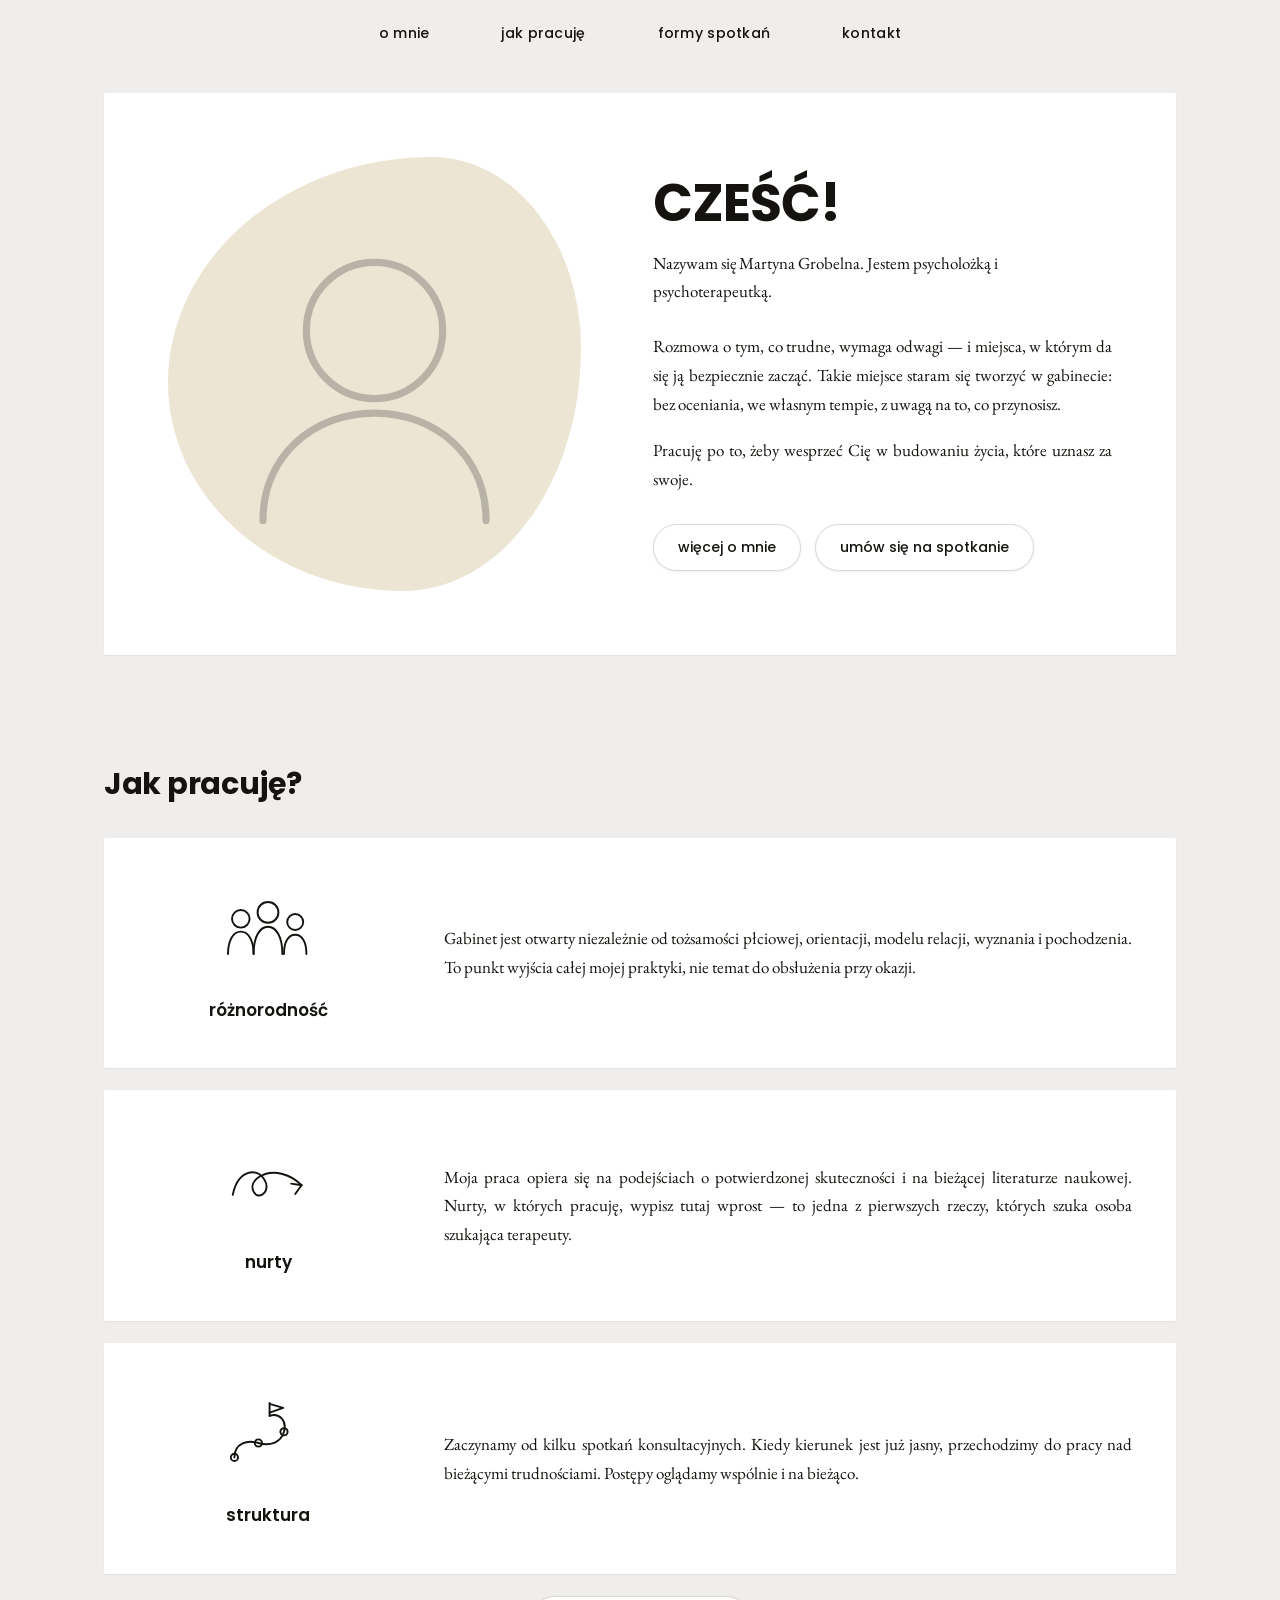
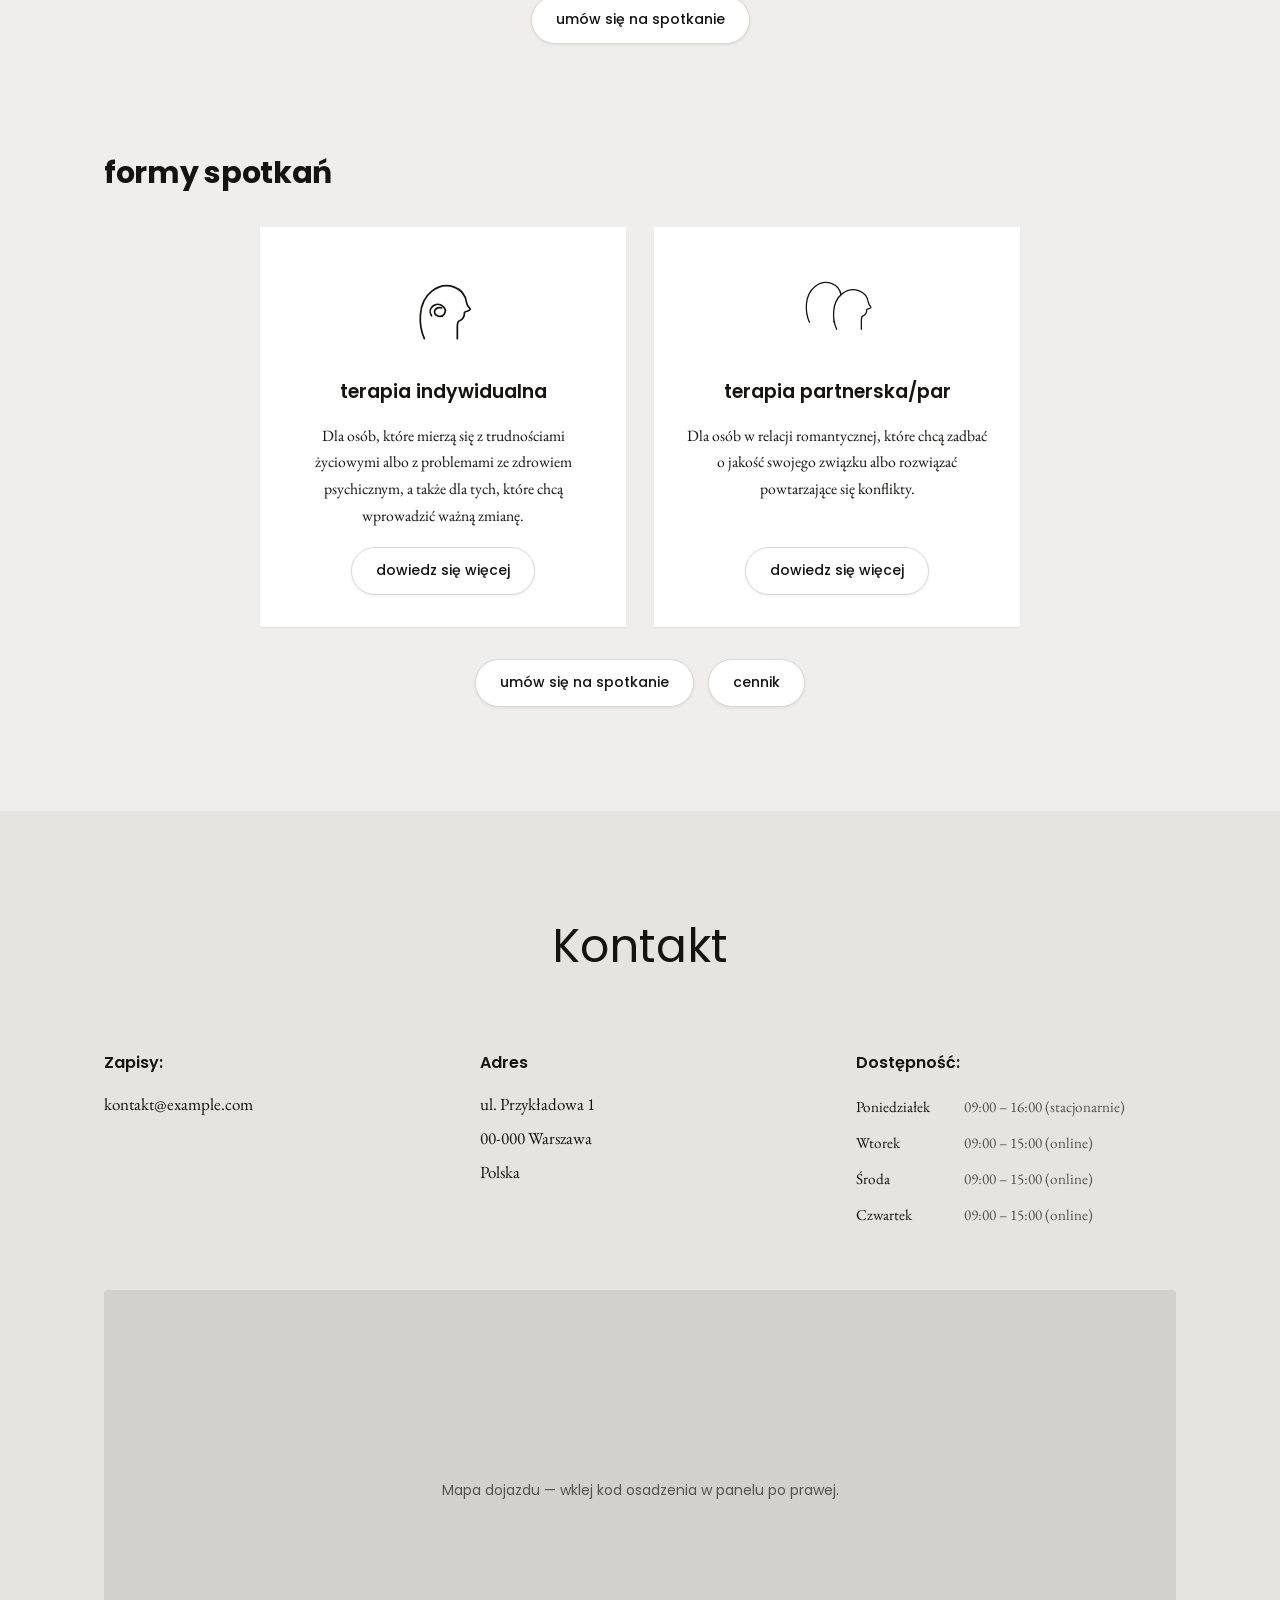
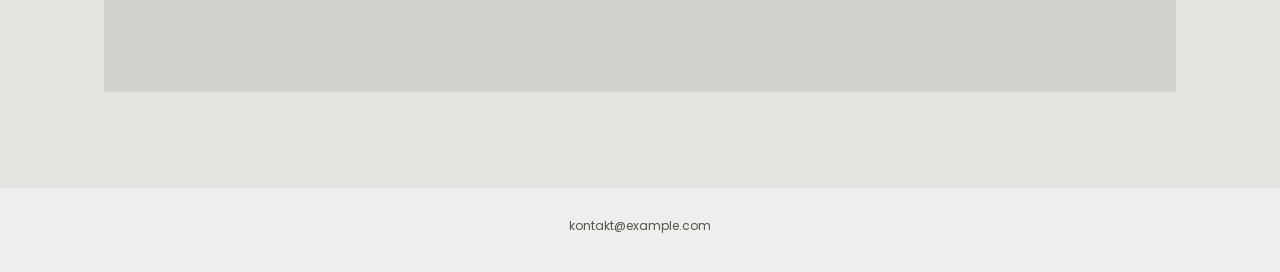
<file: index.html>
<!doctype html>
<html lang="pl">
<head>
<meta charset="utf-8">
<meta name="viewport" content="width=device-width, initial-scale=1">
<title>Martyna Grobelna — psychoterapia</title>
<meta name="description" content="Gabinet psychoterapii. Terapia indywidualna i terapia par — stacjonarnie i online.">
<meta property="og:type" content="website">
<meta property="og:title" content="Martyna Grobelna — psychoterapia">
<meta property="og:description" content="Gabinet psychoterapii. Terapia indywidualna i terapia par — stacjonarnie i online.">
<meta property="og:locale" content="pl_PL">
<link rel="icon" href="assets/favicon.svg" type="image/svg+xml">
<link rel="stylesheet" href="assets/fonty.css">
<style>
:root{
  --tlo:#efeeec; --tlo2:#e6e4e0; --karta:#ffffff;
  --tekst:#14130f; --miekki:#56534c; --kreska:#dcd9d3; --akcent:#ece5d4;
  --promien:2px; --szer:1120px;
  --naglowki:"Poppins", system-ui, sans-serif;
  --proza:"EB Garamond", Georgia, serif;
}
*,*::before,*::after{box-sizing:border-box}
html{scroll-behavior:smooth}
@media (prefers-reduced-motion:reduce){html{scroll-behavior:auto}}
body{margin:0;background:var(--tlo);color:var(--tekst);font-family:var(--proza);
  font-size:17.0px;line-height:1.7;-webkit-font-smoothing:antialiased}
img{max-width:100%;display:block}
a{color:inherit}
a:focus-visible,button:focus-visible{outline:2px solid var(--tekst);outline-offset:3px}
[id]{scroll-margin-top:84px}

.skip{position:absolute;left:-9999px;top:0;background:var(--karta);padding:10px 16px;
  font-family:var(--naglowki);font-size:14px;z-index:100}
.skip:focus{left:8px;top:8px}

.pasek{position:sticky;top:0;z-index:50;background:color-mix(in srgb, var(--tlo) 92%, transparent);backdrop-filter:blur(8px)}
.pasek__wnetrze{max-width:var(--szer);margin:0 auto;padding:18px 24px;display:flex;justify-content:var(--pasek-poz,center)}
.menu{display:flex;flex-wrap:wrap;justify-content:center;gap:clamp(20px,6vw,72px);list-style:none;margin:0;padding:0}
.menu a{font-family:var(--naglowki);font-size:14px;font-weight:500;letter-spacing:.02em;
  text-decoration:none;padding-bottom:2px;border-bottom:1px solid transparent}
.menu a:hover{border-bottom-color:var(--tekst)}

.obszar{max-width:var(--szer);margin:0 auto;padding:0 24px}
.sekcja{margin:clamp(56px,9vw,104px) auto}
.sekcja--ciasna{margin:clamp(32px,5vw,56px) auto}
.sekcja--luzna{margin:clamp(80px,13vw,150px) auto}
.sekcja__tytul{font-family:var(--naglowki);font-size:clamp(22px,3.4vw,30px);font-weight:700;
  letter-spacing:-.01em;margin:0 0 28px}
.sekcja__tytul--srodek{text-align:center}
.karta{background:var(--karta);border-radius:var(--promien);box-shadow:0 1px 2px rgba(20,19,15,.06)}
.proza{text-align:justify;hyphens:auto}
.proza p{margin:0 0 1em}
.proza p:last-child{margin-bottom:0}
.proza--lewo{text-align:left}

.przyciski{display:flex;flex-wrap:wrap;gap:14px}
.przyciski--srodek{justify-content:center}
.przycisk{display:inline-block;font-family:var(--naglowki);font-size:14px;font-weight:500;
  text-decoration:none;padding:11px 24px;border:1px solid var(--kreska);border-radius:999px;
  background:var(--karta);box-shadow:0 1px 3px rgba(20,19,15,.08);
  transition:background .15s ease,border-color .15s ease}
.przycisk:hover{background:var(--tekst);border-color:var(--tekst);color:var(--karta)}

.hero{margin-top:28px;padding:clamp(32px,5vw,64px);display:grid;
  grid-template-columns:minmax(0,.9fr) minmax(0,1fr);gap:clamp(32px,6vw,72px);align-items:center}
.hero--odwrocony .hero__portret{order:2}
.hero--bezZdjecia{grid-template-columns:minmax(0,1fr)}
.hero__portret{background:var(--akcent);overflow:hidden;aspect-ratio:1/1.05}
.hero__portret img{width:100%;height:100%;object-fit:cover}
.ksztalt-blob{border-radius:64% 36% 43% 57%/52% 44% 56% 48%}
.ksztalt-kolo{border-radius:50%}
.ksztalt-luk{border-radius:999px 999px 24px 24px}
.ksztalt-prostokat{border-radius:var(--promien)}
.hero__tytul{font-family:var(--naglowki);font-size:clamp(34px,5.4vw,52px);font-weight:700;
  letter-spacing:-.02em;line-height:1.05;margin:0 0 18px}
.hero__lead{font-size:1.06rem;margin:0 0 26px}
.hero .przyciski{margin-top:30px}

.filar{display:grid;grid-template-columns:240px minmax(0,1fr);gap:clamp(24px,5vw,56px);
  align-items:center;padding:clamp(28px,4vw,44px);margin-bottom:22px}
.filar--gora{grid-template-columns:minmax(0,1fr);text-align:center}
.filar--gora .proza{text-align:center}
.filar__godlo{display:flex;flex-direction:column;align-items:center;gap:18px;text-align:center}
.filar__godlo svg{width:96px;height:96px}
.filar__nazwa{font-family:var(--naglowki);font-size:17px;font-weight:600}

.formy{display:grid;gap:28px;margin:0 auto}
.formy--2{grid-template-columns:repeat(2,minmax(0,1fr));max-width:760px}
.formy--3{grid-template-columns:repeat(3,minmax(0,1fr));max-width:1000px}
.forma{padding:40px 32px 32px;text-align:center;display:flex;flex-direction:column;align-items:center;gap:18px}
.forma svg{width:86px;height:86px}
.forma__nazwa{font-family:var(--naglowki);font-size:19px;font-weight:600;line-height:1.3;margin:0}
.forma p{margin:0;font-size:.98rem}
.forma .przycisk{margin-top:auto}

.cytat{max-width:820px;margin:0 auto;text-align:center;padding:0 24px}
.cytat blockquote{margin:0;font-family:var(--naglowki);font-weight:400;
  font-size:clamp(20px,3vw,28px);line-height:1.45}
.cytat figcaption{margin-top:18px;font-size:.92rem;color:var(--miekki);font-family:var(--naglowki)}

.galeria{display:grid;gap:18px}
.galeria--2{grid-template-columns:repeat(2,1fr)}
.galeria--3{grid-template-columns:repeat(3,1fr)}
.galeria--4{grid-template-columns:repeat(4,1fr)}
.galeria img{width:100%;aspect-ratio:4/3;object-fit:cover;border-radius:var(--promien);background:var(--akcent)}

.kontakt{background:var(--tlo2);padding:clamp(56px,8vw,96px) 0;margin-top:clamp(56px,9vw,104px)}
.kontakt__tytul{font-family:var(--naglowki);font-size:clamp(30px,5vw,46px);font-weight:400;
  text-align:center;margin:0 0 clamp(36px,6vw,64px)}
.kontakt__siatka{display:grid;grid-template-columns:repeat(var(--kol,3),minmax(0,1fr));gap:clamp(28px,5vw,56px)}
.kontakt__naglowek{font-family:var(--naglowki);font-size:16px;font-weight:600;margin:0 0 14px}
.kontakt__blok p{margin:0 0 .3em}
.godziny{width:100%;border-collapse:collapse;font-size:.95rem}
.godziny th,.godziny td{text-align:left;font-weight:400;padding:5px 0;vertical-align:top}
.godziny td{color:var(--miekki);padding-left:12px}
.mapa{margin-top:clamp(36px,6vw,56px);aspect-ratio:16/6;background:color-mix(in srgb,var(--tlo2) 80%,#000 8%);
  display:flex;align-items:center;justify-content:center;font-family:var(--naglowki);font-size:14px;
  color:var(--miekki);text-align:center;padding:24px;border-radius:var(--promien);overflow:hidden}
.mapa iframe{width:100%;height:100%;border:0;display:block}

/* Pas tła pod sekcją. display:flow-root domyka marginesy dziecka —
   bez tego margines sekcji wychodziłby poza kolorowe tło. */
.pas{display:flow-root}

/* Swobodne płótno: dwanaście kolumn, rzędy o stałej wysokości.
   Bloki stawia się na siatce, więc da się je przesuwać myszą, a mimo to
   układ nie rozsypie się przy innej szerokości okna. */
/* grid-auto-rows z minmax, a nie stała wysokość: rząd ma być NAJMNIEJSZY,
   nie sztywny. Przy sztywnym dłuższy akapit wychodził poza swój blok
   i nachodził na sąsiada — a przy zamianie sekcji na płótno akapity
   są dokładnie tak długie, jak je ktoś napisał. */
.plotno{display:grid;grid-template-columns:repeat(12,1fr);gap:var(--luka,14px);
  grid-auto-rows:minmax(var(--rzad,44px),auto);max-width:var(--szer);margin:0 auto;padding:0 24px}
.plotno-blok{min-width:0;display:flex;flex-direction:column;justify-content:center;overflow-wrap:anywhere}
.plotno-blok--naglowek{font-family:var(--naglowki);font-weight:700;letter-spacing:-.01em;line-height:1.1}
.plotno-blok--tekst{line-height:1.6}
.plotno-blok--zdjecie{padding:0}
.plotno-blok--zdjecie img,.plotno-blok--zdjecie svg{width:100%;height:100%;object-fit:cover;display:block}
.plotno-blok--grafika{align-items:center}
.plotno-blok--grafika svg{width:100%;height:100%;max-height:100%}
.plotno-blok--przycisk{align-items:flex-start;justify-content:center}
/* Bloki płótna niosą ROLĘ — czyli to, czym były w sekcji o ustalonym
   układzie. Dzięki temu zamiana sekcji na płótno zmienia sposób edycji,
   a nie wygląd: nagłówek zostaje nagłówkiem, proza prozą, portret
   portretem. Bez tego przejście na płótno spłaszczało typografię. */
.plotno-blok{position:relative;z-index:1}
.plotno-blok--panel{z-index:0;border-radius:var(--promien);box-shadow:0 1px 2px rgba(20,19,15,.06)}
.plotno--wKarcie{max-width:none;padding:0}
.rola-hero{font-family:var(--naglowki);font-weight:700;letter-spacing:-.02em;line-height:1.05}
.rola-tytul{font-family:var(--naglowki);font-weight:700;letter-spacing:-.01em;line-height:1.15}
.rola-nazwa{font-family:var(--naglowki);font-weight:600;line-height:1.3}
.rola-lekki{font-family:var(--naglowki);font-weight:400;line-height:1.3}
.rola-lead{line-height:1.5}
.rola-proza{text-align:justify;hyphens:auto;line-height:1.7}
.plotno-blok--zdjecie.na-akcencie{background:var(--akcent);overflow:hidden}
.plotno-blok--zdjecie.na-akcencie img,.plotno-blok--zdjecie.na-akcencie svg{border-radius:inherit}
/* border-radius:inherit, a nie własny: zastępcze wypełnienie leży
   WEWNĄTRZ bloku, który ma kształt (blob, koło, łuk). Z własnym
   zaokrągleniem rysowało beżowy prostokąt na wierzchu i kasowało
   kształt portretu — miary tego nie łapały, bo kształt na bloku był
   poprawny, zasłaniało go dziecko. */
.plotno-puste{background:var(--akcent);border-radius:inherit;display:flex;
  align-items:center;justify-content:center;width:100%;height:100%;
  font-family:var(--naglowki);font-size:13px;color:var(--miekki);text-align:center;padding:12px}

/* Cennik: pozycja i kwota rozstrzelone do krawędzi. */
.cennik{list-style:none;padding:0;margin:0 auto;max-width:68ch}
.cennik li{display:flex;align-items:baseline;gap:12px;padding:14px 0;border-bottom:1px solid var(--kreska)}
.cennik li:last-child{border-bottom:0}
.cennik__kropki{flex:1 1 auto;border-bottom:1px dotted var(--kreska)}
.cennik__kwota{font-family:var(--naglowki);font-size:15px;font-weight:600;white-space:nowrap}

.stopka{padding:28px 24px 36px;text-align:center;font-family:var(--naglowki);font-size:12px;color:var(--miekki)}
.stopka a{text-decoration:none}

@media (max-width:900px){
  .hero{grid-template-columns:1fr}
  .hero--odwrocony .hero__portret{order:0}
  .hero__portret{max-width:340px;margin:0 auto}
  .hero .przyciski{justify-content:center}
  .hero__tytul,.hero__lead{text-align:center}
  .filar{grid-template-columns:1fr}
  .filar__godlo{flex-direction:row;justify-content:center}
  .filar__godlo svg{width:64px;height:64px}
  .kontakt__siatka{grid-template-columns:1fr}
  .formy--3{grid-template-columns:repeat(2,minmax(0,1fr))}
  .galeria--4{grid-template-columns:repeat(2,1fr)}
}
@media (max-width:760px){
  .plotno{display:flex;flex-direction:column;grid-auto-rows:auto}
  .plotno-blok{grid-column:auto !important;grid-row:auto !important;min-height:var(--min-tel,auto)}
}
@media (max-width:620px){
  .rola-proza{text-align:left}
  body{font-size:16.0px}
  .formy--2,.formy--3{grid-template-columns:1fr}
  .galeria--2,.galeria--3,.galeria--4{grid-template-columns:1fr}
  .menu{gap:18px 22px}
  .proza{text-align:left}
  .mapa{aspect-ratio:4/3}
}
@media print{
  .pasek,.przyciski,.mapa{display:none}
  body{background:#fff}
  .karta,.hero{box-shadow:none}
}</style>
</head>
<body>
<a class="skip" href="#tresc">Przejdź do treści</a>
<main id="tresc">
<header class="pasek"><nav class="pasek__wnetrze" aria-label="Główne"><ul class="menu"><li><a href="o-mnie.html"><span>o mnie</span></a></li><li><a href="index.html#jak-pracuje"><span>jak pracuję</span></a></li><li><a href="index.html#formy-spotkan"><span>formy spotkań</span></a></li><li><a href="index.html#kontakt"><span>kontakt</span></a></li></ul></nav></header>
<div class="obszar"><section class="karta hero"><div class="hero__portret ksztalt-blob" ><svg viewBox="0 0 400 420" aria-label="Miejsce na zdjęcie" role="img" style="width:100%;height:100%">
             <rect width="400" height="420" fill="transparent"/>
             <g fill="none" stroke="rgba(0,0,0,.22)" stroke-width="7" stroke-linecap="round">
               <circle cx="200" cy="168" r="66"/><path d="M92 352c0-62 48-104 108-104s108 42 108 104"/>
             </g></svg></div><div>
        <h1 class="hero__tytul">CZEŚĆ!</h1>
        <p class="hero__lead">Nazywam się Martyna Grobelna. Jestem psycholożką i psychoterapeutką.</p>
        <div class="proza"><p>Rozmowa o tym, co trudne, wymaga odwagi — i miejsca, w którym da się ją bezpiecznie zacząć. Takie miejsce staram się tworzyć w gabinecie: bez oceniania, we własnym tempie, z uwagą na to, co przynosisz.</p><p>Pracuję po to, żeby wesprzeć Cię w budowaniu życia, które uznasz za swoje.</p></div><div class="przyciski"><a class="przycisk" href="o-mnie.html"><span>więcej o mnie</span></a><a class="przycisk" href="#kontakt"><span>umów się na spotkanie</span></a></div></div></section></div>
<section class="sekcja obszar">
        <h2 class="sekcja__tytul">Jak pracuję?</h2>
        
        <article class="karta filar">
          <div class="filar__godlo">
            <svg viewBox="0 0 120 120" fill="none" stroke="currentColor" stroke-width="2.4" stroke-linecap="round" stroke-linejoin="round" aria-hidden="true"><circle cx="26" cy="46" r="11"/><path d="M10 90C10 72 17 62 26 62s16 10 16 28"/><circle cx="60" cy="38" r="13"/><path d="M42 90C42 68 50 56 60 56s18 12 18 34"/><circle cx="94" cy="50" r="10"/><path d="M80 90C80 74 86 66 94 66s14 8 14 24"/></svg><span class="filar__nazwa">różnorodność</span>
          </div>
          <div class="proza"><p>Gabinet jest otwarty niezależnie od tożsamości płciowej, orientacji, modelu relacji, wyznania i pochodzenia. To punkt wyjścia całej mojej praktyki, nie temat do obsłużenia przy okazji.</p></div>
        </article>
        <article class="karta filar">
          <div class="filar__godlo">
            <svg viewBox="0 0 120 120" fill="none" stroke="currentColor" stroke-width="2.4" stroke-linecap="round" stroke-linejoin="round" aria-hidden="true"><path d="M16 76C22 46 46 40 56 58c8 14-8 26-14 14-7-14 14-28 36-22 12 3 18 8 24 14"/><path d="M102 64 89 62M102 64l-8 11"/></svg><span class="filar__nazwa">nurty</span>
          </div>
          <div class="proza"><p>Moja praca opiera się na podejściach o potwierdzonej skuteczności i na bieżącej literaturze naukowej. Nurty, w których pracuję, wypisz tutaj wprost — to jedna z pierwszych rzeczy, których szuka osoba szukająca terapeuty.</p></div>
        </article>
        <article class="karta filar">
          <div class="filar__godlo">
            <svg viewBox="0 0 120 120" fill="none" stroke="currentColor" stroke-width="2.4" stroke-linecap="round" stroke-linejoin="round" aria-hidden="true"><path d="M18 88c0-18 16-22 30-18s28 0 32-14c4-14-6-24-18-20"/><circle cx="18" cy="88" r="4.5"/><circle cx="48" cy="70" r="4.5"/><circle cx="80" cy="56" r="4.5"/><path d="M62 36V20"/><path d="M62 21l17 5-17 6"/></svg><span class="filar__nazwa">struktura</span>
          </div>
          <div class="proza"><p>Zaczynamy od kilku spotkań konsultacyjnych. Kiedy kierunek jest już jasny, przechodzimy do pracy nad bieżącymi trudnościami. Postępy oglądamy wspólnie i na bieżąco.</p></div>
        </article><div class="przyciski przyciski--srodek"><a class="przycisk" href="#kontakt"><span>umów się na spotkanie</span></a></div></section>
<section class="sekcja obszar">
        <h2 class="sekcja__tytul">formy spotkań</h2>
        <div class="formy formy--2">
        <article class="karta forma">
          <span><svg viewBox="0 0 120 120" fill="none" stroke="currentColor" stroke-width="2.4" stroke-linecap="round" stroke-linejoin="round" aria-hidden="true"><path d="M34 100c-8-18-10-50 10-66s46-6 49 16c1 6 5 7 5 9s-6 3-8 4c0 6-2 10-7 12-3 1-3 4-3 8v17"/><path d="M44 68c-7-11 7-21 16-13 7 6 1 17-8 13-7-3-4-13 6-11"/></svg></span>
          <h3 class="forma__nazwa">terapia indywidualna</h3>
          <p>Dla osób, które mierzą się z trudnościami życiowymi albo z problemami ze zdrowiem psychicznym, a także dla tych, które chcą wprowadzić ważną zmianę.</p>
          <a class="przycisk" href="terapia-indywidualna.html"><span>dowiedz się więcej</span></a>
        </article>
        <article class="karta forma">
          <span><svg viewBox="0 0 120 120" fill="none" stroke="currentColor" stroke-width="2.4" stroke-linecap="round" stroke-linejoin="round" aria-hidden="true"><g transform="translate(-4,2) scale(.75)"><path d="M34 100c-8-18-10-50 10-66s46-6 49 16c1 6 5 7 5 9s-6 3-8 4c0 6-2 10-7 12-3 1-3 4-3 8v17"/></g><g transform="translate(34,12) scale(.75)"><path d="M34 100c-8-18-10-50 10-66s46-6 49 16c1 6 5 7 5 9s-6 3-8 4c0 6-2 10-7 12-3 1-3 4-3 8v17" fill="var(--karta,#fff)"/></g></svg></span>
          <h3 class="forma__nazwa">terapia partnerska/par</h3>
          <p>Dla osób w relacji romantycznej, które chcą zadbać o jakość swojego związku albo rozwiązać powtarzające się konflikty.</p>
          <a class="przycisk" href="terapia-partnerska.html"><span>dowiedz się więcej</span></a>
        </article></div><div class="przyciski przyciski--srodek" style="margin-top:32px"><a class="przycisk" href="#kontakt"><span>umów się na spotkanie</span></a><a class="przycisk" href="cennik.html"><span>cennik</span></a></div></section>
<section class="kontakt" id="kontakt"><div class="obszar">
        <h2 class="kontakt__tytul">Kontakt</h2>
        <div class="kontakt__siatka" style="--kol:3"><div class="kontakt__blok"><h3 class="kontakt__naglowek">Zapisy:</h3><p>kontakt@example.com</p></div><div class="kontakt__blok"><h3 class="kontakt__naglowek">Adres</h3><p>ul. Przykładowa 1</p><p>00-000 Warszawa</p><p>Polska</p></div><div class="kontakt__blok"><h3 class="kontakt__naglowek">Dostępność:</h3><table class="godziny"><tbody><tr><th scope="row"><span>Poniedziałek</span></th><td><span>09:00 – 16:00 (stacjonarnie)</span></td></tr><tr><th scope="row"><span>Wtorek</span></th><td><span>09:00 – 15:00 (online)</span></td></tr><tr><th scope="row"><span>Środa</span></th><td><span>09:00 – 15:00 (online)</span></td></tr><tr><th scope="row"><span>Czwartek</span></th><td><span>09:00 – 15:00 (online)</span></td></tr></tbody></table></div></div><div class="mapa">Mapa dojazdu — wklej kod osadzenia w panelu po prawej.</div></div></section>
<footer class="stopka"><span>kontakt@example.com</span></footer>
</main>
</body>
</html>
</file>
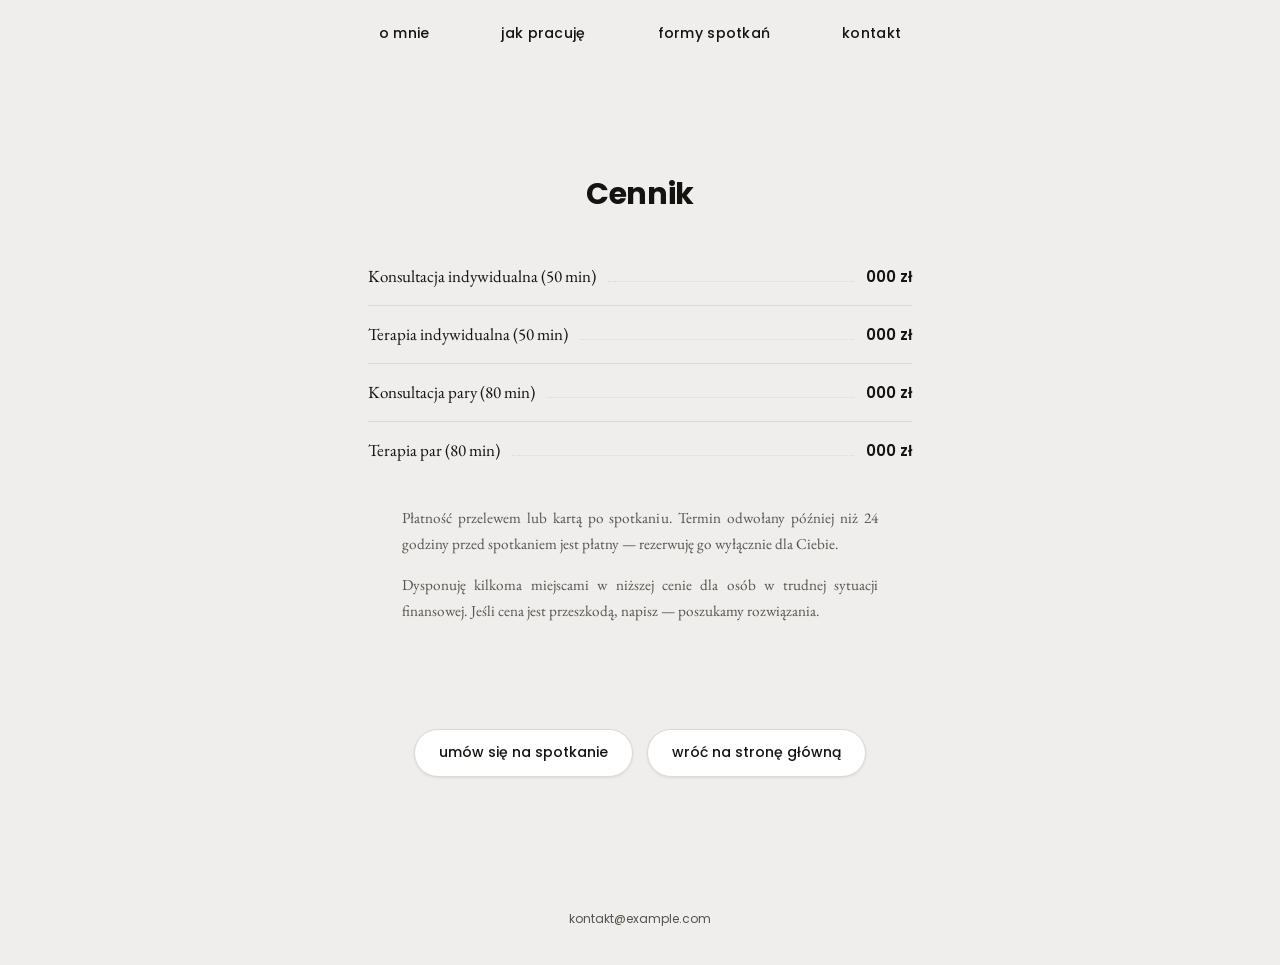
<file: cennik.html>
<!doctype html>
<html lang="pl">
<head>
<meta charset="utf-8">
<meta name="viewport" content="width=device-width, initial-scale=1">
<title>Cennik — Martyna Grobelna</title>
<meta name="description" content="Ceny konsultacji, terapii indywidualnej i terapii par.">
<meta property="og:type" content="website">
<meta property="og:title" content="Cennik — Martyna Grobelna">
<meta property="og:description" content="Ceny konsultacji, terapii indywidualnej i terapii par.">
<meta property="og:locale" content="pl_PL">
<link rel="icon" href="assets/favicon.svg" type="image/svg+xml">
<link rel="stylesheet" href="assets/fonty.css">
<style>
:root{
  --tlo:#efeeec; --tlo2:#e6e4e0; --karta:#ffffff;
  --tekst:#14130f; --miekki:#56534c; --kreska:#dcd9d3; --akcent:#ece5d4;
  --promien:2px; --szer:1120px;
  --naglowki:"Poppins", system-ui, sans-serif;
  --proza:"EB Garamond", Georgia, serif;
}
*,*::before,*::after{box-sizing:border-box}
html{scroll-behavior:smooth}
@media (prefers-reduced-motion:reduce){html{scroll-behavior:auto}}
body{margin:0;background:var(--tlo);color:var(--tekst);font-family:var(--proza);
  font-size:17.0px;line-height:1.7;-webkit-font-smoothing:antialiased}
img{max-width:100%;display:block}
a{color:inherit}
a:focus-visible,button:focus-visible{outline:2px solid var(--tekst);outline-offset:3px}
[id]{scroll-margin-top:84px}

.skip{position:absolute;left:-9999px;top:0;background:var(--karta);padding:10px 16px;
  font-family:var(--naglowki);font-size:14px;z-index:100}
.skip:focus{left:8px;top:8px}

.pasek{position:sticky;top:0;z-index:50;background:color-mix(in srgb, var(--tlo) 92%, transparent);backdrop-filter:blur(8px)}
.pasek__wnetrze{max-width:var(--szer);margin:0 auto;padding:18px 24px;display:flex;justify-content:var(--pasek-poz,center)}
.menu{display:flex;flex-wrap:wrap;justify-content:center;gap:clamp(20px,6vw,72px);list-style:none;margin:0;padding:0}
.menu a{font-family:var(--naglowki);font-size:14px;font-weight:500;letter-spacing:.02em;
  text-decoration:none;padding-bottom:2px;border-bottom:1px solid transparent}
.menu a:hover{border-bottom-color:var(--tekst)}

.obszar{max-width:var(--szer);margin:0 auto;padding:0 24px}
.sekcja{margin:clamp(56px,9vw,104px) auto}
.sekcja--ciasna{margin:clamp(32px,5vw,56px) auto}
.sekcja--luzna{margin:clamp(80px,13vw,150px) auto}
.sekcja__tytul{font-family:var(--naglowki);font-size:clamp(22px,3.4vw,30px);font-weight:700;
  letter-spacing:-.01em;margin:0 0 28px}
.sekcja__tytul--srodek{text-align:center}
.karta{background:var(--karta);border-radius:var(--promien);box-shadow:0 1px 2px rgba(20,19,15,.06)}
.proza{text-align:justify;hyphens:auto}
.proza p{margin:0 0 1em}
.proza p:last-child{margin-bottom:0}
.proza--lewo{text-align:left}

.przyciski{display:flex;flex-wrap:wrap;gap:14px}
.przyciski--srodek{justify-content:center}
.przycisk{display:inline-block;font-family:var(--naglowki);font-size:14px;font-weight:500;
  text-decoration:none;padding:11px 24px;border:1px solid var(--kreska);border-radius:999px;
  background:var(--karta);box-shadow:0 1px 3px rgba(20,19,15,.08);
  transition:background .15s ease,border-color .15s ease}
.przycisk:hover{background:var(--tekst);border-color:var(--tekst);color:var(--karta)}

.hero{margin-top:28px;padding:clamp(32px,5vw,64px);display:grid;
  grid-template-columns:minmax(0,.9fr) minmax(0,1fr);gap:clamp(32px,6vw,72px);align-items:center}
.hero--odwrocony .hero__portret{order:2}
.hero--bezZdjecia{grid-template-columns:minmax(0,1fr)}
.hero__portret{background:var(--akcent);overflow:hidden;aspect-ratio:1/1.05}
.hero__portret img{width:100%;height:100%;object-fit:cover}
.ksztalt-blob{border-radius:64% 36% 43% 57%/52% 44% 56% 48%}
.ksztalt-kolo{border-radius:50%}
.ksztalt-luk{border-radius:999px 999px 24px 24px}
.ksztalt-prostokat{border-radius:var(--promien)}
.hero__tytul{font-family:var(--naglowki);font-size:clamp(34px,5.4vw,52px);font-weight:700;
  letter-spacing:-.02em;line-height:1.05;margin:0 0 18px}
.hero__lead{font-size:1.06rem;margin:0 0 26px}
.hero .przyciski{margin-top:30px}

.filar{display:grid;grid-template-columns:240px minmax(0,1fr);gap:clamp(24px,5vw,56px);
  align-items:center;padding:clamp(28px,4vw,44px);margin-bottom:22px}
.filar--gora{grid-template-columns:minmax(0,1fr);text-align:center}
.filar--gora .proza{text-align:center}
.filar__godlo{display:flex;flex-direction:column;align-items:center;gap:18px;text-align:center}
.filar__godlo svg{width:96px;height:96px}
.filar__nazwa{font-family:var(--naglowki);font-size:17px;font-weight:600}

.formy{display:grid;gap:28px;margin:0 auto}
.formy--2{grid-template-columns:repeat(2,minmax(0,1fr));max-width:760px}
.formy--3{grid-template-columns:repeat(3,minmax(0,1fr));max-width:1000px}
.forma{padding:40px 32px 32px;text-align:center;display:flex;flex-direction:column;align-items:center;gap:18px}
.forma svg{width:86px;height:86px}
.forma__nazwa{font-family:var(--naglowki);font-size:19px;font-weight:600;line-height:1.3;margin:0}
.forma p{margin:0;font-size:.98rem}
.forma .przycisk{margin-top:auto}

.cytat{max-width:820px;margin:0 auto;text-align:center;padding:0 24px}
.cytat blockquote{margin:0;font-family:var(--naglowki);font-weight:400;
  font-size:clamp(20px,3vw,28px);line-height:1.45}
.cytat figcaption{margin-top:18px;font-size:.92rem;color:var(--miekki);font-family:var(--naglowki)}

.galeria{display:grid;gap:18px}
.galeria--2{grid-template-columns:repeat(2,1fr)}
.galeria--3{grid-template-columns:repeat(3,1fr)}
.galeria--4{grid-template-columns:repeat(4,1fr)}
.galeria img{width:100%;aspect-ratio:4/3;object-fit:cover;border-radius:var(--promien);background:var(--akcent)}

.kontakt{background:var(--tlo2);padding:clamp(56px,8vw,96px) 0;margin-top:clamp(56px,9vw,104px)}
.kontakt__tytul{font-family:var(--naglowki);font-size:clamp(30px,5vw,46px);font-weight:400;
  text-align:center;margin:0 0 clamp(36px,6vw,64px)}
.kontakt__siatka{display:grid;grid-template-columns:repeat(var(--kol,3),minmax(0,1fr));gap:clamp(28px,5vw,56px)}
.kontakt__naglowek{font-family:var(--naglowki);font-size:16px;font-weight:600;margin:0 0 14px}
.kontakt__blok p{margin:0 0 .3em}
.godziny{width:100%;border-collapse:collapse;font-size:.95rem}
.godziny th,.godziny td{text-align:left;font-weight:400;padding:5px 0;vertical-align:top}
.godziny td{color:var(--miekki);padding-left:12px}
.mapa{margin-top:clamp(36px,6vw,56px);aspect-ratio:16/6;background:color-mix(in srgb,var(--tlo2) 80%,#000 8%);
  display:flex;align-items:center;justify-content:center;font-family:var(--naglowki);font-size:14px;
  color:var(--miekki);text-align:center;padding:24px;border-radius:var(--promien);overflow:hidden}
.mapa iframe{width:100%;height:100%;border:0;display:block}

/* Pas tła pod sekcją. display:flow-root domyka marginesy dziecka —
   bez tego margines sekcji wychodziłby poza kolorowe tło. */
.pas{display:flow-root}

/* Swobodne płótno: dwanaście kolumn, rzędy o stałej wysokości.
   Bloki stawia się na siatce, więc da się je przesuwać myszą, a mimo to
   układ nie rozsypie się przy innej szerokości okna. */
/* grid-auto-rows z minmax, a nie stała wysokość: rząd ma być NAJMNIEJSZY,
   nie sztywny. Przy sztywnym dłuższy akapit wychodził poza swój blok
   i nachodził na sąsiada — a przy zamianie sekcji na płótno akapity
   są dokładnie tak długie, jak je ktoś napisał. */
.plotno{display:grid;grid-template-columns:repeat(12,1fr);gap:var(--luka,14px);
  grid-auto-rows:minmax(var(--rzad,44px),auto);max-width:var(--szer);margin:0 auto;padding:0 24px}
.plotno-blok{min-width:0;display:flex;flex-direction:column;justify-content:center;overflow-wrap:anywhere}
.plotno-blok--naglowek{font-family:var(--naglowki);font-weight:700;letter-spacing:-.01em;line-height:1.1}
.plotno-blok--tekst{line-height:1.6}
.plotno-blok--zdjecie{padding:0}
.plotno-blok--zdjecie img,.plotno-blok--zdjecie svg{width:100%;height:100%;object-fit:cover;display:block}
.plotno-blok--grafika{align-items:center}
.plotno-blok--grafika svg{width:100%;height:100%;max-height:100%}
.plotno-blok--przycisk{align-items:flex-start;justify-content:center}
/* Bloki płótna niosą ROLĘ — czyli to, czym były w sekcji o ustalonym
   układzie. Dzięki temu zamiana sekcji na płótno zmienia sposób edycji,
   a nie wygląd: nagłówek zostaje nagłówkiem, proza prozą, portret
   portretem. Bez tego przejście na płótno spłaszczało typografię. */
.plotno-blok{position:relative;z-index:1}
.plotno-blok--panel{z-index:0;border-radius:var(--promien);box-shadow:0 1px 2px rgba(20,19,15,.06)}
.plotno--wKarcie{max-width:none;padding:0}
.rola-hero{font-family:var(--naglowki);font-weight:700;letter-spacing:-.02em;line-height:1.05}
.rola-tytul{font-family:var(--naglowki);font-weight:700;letter-spacing:-.01em;line-height:1.15}
.rola-nazwa{font-family:var(--naglowki);font-weight:600;line-height:1.3}
.rola-lekki{font-family:var(--naglowki);font-weight:400;line-height:1.3}
.rola-lead{line-height:1.5}
.rola-proza{text-align:justify;hyphens:auto;line-height:1.7}
.plotno-blok--zdjecie.na-akcencie{background:var(--akcent);overflow:hidden}
.plotno-blok--zdjecie.na-akcencie img,.plotno-blok--zdjecie.na-akcencie svg{border-radius:inherit}
/* border-radius:inherit, a nie własny: zastępcze wypełnienie leży
   WEWNĄTRZ bloku, który ma kształt (blob, koło, łuk). Z własnym
   zaokrągleniem rysowało beżowy prostokąt na wierzchu i kasowało
   kształt portretu — miary tego nie łapały, bo kształt na bloku był
   poprawny, zasłaniało go dziecko. */
.plotno-puste{background:var(--akcent);border-radius:inherit;display:flex;
  align-items:center;justify-content:center;width:100%;height:100%;
  font-family:var(--naglowki);font-size:13px;color:var(--miekki);text-align:center;padding:12px}

/* Cennik: pozycja i kwota rozstrzelone do krawędzi. */
.cennik{list-style:none;padding:0;margin:0 auto;max-width:68ch}
.cennik li{display:flex;align-items:baseline;gap:12px;padding:14px 0;border-bottom:1px solid var(--kreska)}
.cennik li:last-child{border-bottom:0}
.cennik__kropki{flex:1 1 auto;border-bottom:1px dotted var(--kreska)}
.cennik__kwota{font-family:var(--naglowki);font-size:15px;font-weight:600;white-space:nowrap}

.stopka{padding:28px 24px 36px;text-align:center;font-family:var(--naglowki);font-size:12px;color:var(--miekki)}
.stopka a{text-decoration:none}

@media (max-width:900px){
  .hero{grid-template-columns:1fr}
  .hero--odwrocony .hero__portret{order:0}
  .hero__portret{max-width:340px;margin:0 auto}
  .hero .przyciski{justify-content:center}
  .hero__tytul,.hero__lead{text-align:center}
  .filar{grid-template-columns:1fr}
  .filar__godlo{flex-direction:row;justify-content:center}
  .filar__godlo svg{width:64px;height:64px}
  .kontakt__siatka{grid-template-columns:1fr}
  .formy--3{grid-template-columns:repeat(2,minmax(0,1fr))}
  .galeria--4{grid-template-columns:repeat(2,1fr)}
}
@media (max-width:760px){
  .plotno{display:flex;flex-direction:column;grid-auto-rows:auto}
  .plotno-blok{grid-column:auto !important;grid-row:auto !important;min-height:var(--min-tel,auto)}
}
@media (max-width:620px){
  .rola-proza{text-align:left}
  body{font-size:16.0px}
  .formy--2,.formy--3{grid-template-columns:1fr}
  .galeria--2,.galeria--3,.galeria--4{grid-template-columns:1fr}
  .menu{gap:18px 22px}
  .proza{text-align:left}
  .mapa{aspect-ratio:4/3}
}
@media print{
  .pasek,.przyciski,.mapa{display:none}
  body{background:#fff}
  .karta,.hero{box-shadow:none}
}</style>
</head>
<body>
<a class="skip" href="#tresc">Przejdź do treści</a>
<main id="tresc">
<header class="pasek"><nav class="pasek__wnetrze" aria-label="Główne"><ul class="menu"><li><a href="o-mnie.html"><span>o mnie</span></a></li><li><a href="index.html#jak-pracuje"><span>jak pracuję</span></a></li><li><a href="index.html#formy-spotkan"><span>formy spotkań</span></a></li><li><a href="index.html#kontakt"><span>kontakt</span></a></li></ul></nav></header>
<section class="sekcja obszar"><h2 class="sekcja__tytul sekcja__tytul--srodek">Cennik</h2><ul class="cennik"><li><span>Konsultacja indywidualna (50 min)</span><span class="cennik__kropki"></span><span class="cennik__kwota">000 zł</span></li><li><span>Terapia indywidualna (50 min)</span><span class="cennik__kropki"></span><span class="cennik__kwota">000 zł</span></li><li><span>Konsultacja pary (80 min)</span><span class="cennik__kropki"></span><span class="cennik__kwota">000 zł</span></li><li><span>Terapia par (80 min)</span><span class="cennik__kropki"></span><span class="cennik__kwota">000 zł</span></li></ul><div class="proza" style="max-width:68ch;margin:28px auto 0;color:var(--miekki);font-size:.95rem"><p>Płatność przelewem lub kartą po spotkaniu. Termin odwołany później niż 24 godziny przed spotkaniem jest płatny — rezerwuję go wyłącznie dla Ciebie.</p><p>Dysponuję kilkoma miejscami w niższej cenie dla osób w trudnej sytuacji finansowej. Jeśli cena jest przeszkodą, napisz — poszukamy rozwiązania.</p></div></section>
<section class="sekcja obszar" style="text-align:center">
        
        <div class="przyciski przyciski--srodek"><a class="przycisk" href="index.html#kontakt"><span>umów się na spotkanie</span></a><a class="przycisk" href="index.html"><span>wróć na stronę główną</span></a></div></section>
<footer class="stopka"><span>kontakt@example.com</span></footer>
</main>
</body>
</html>
</file>
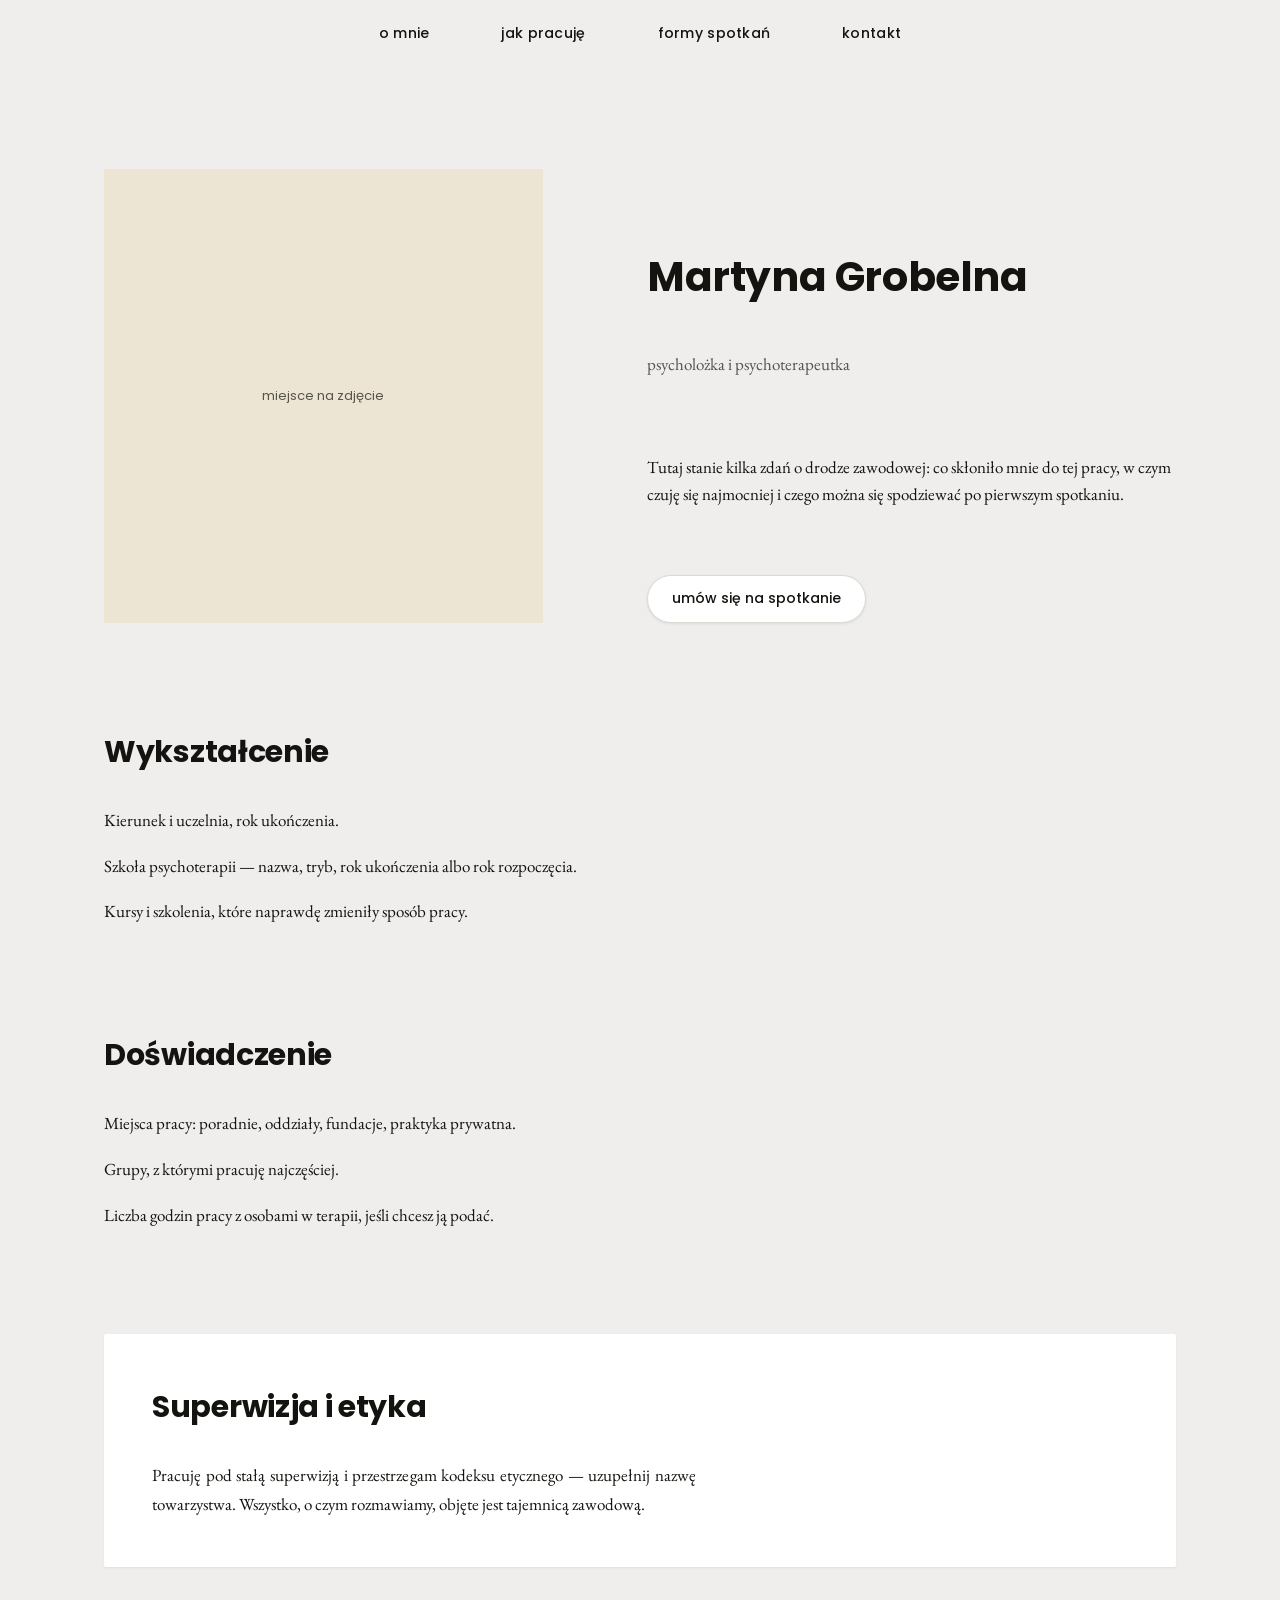
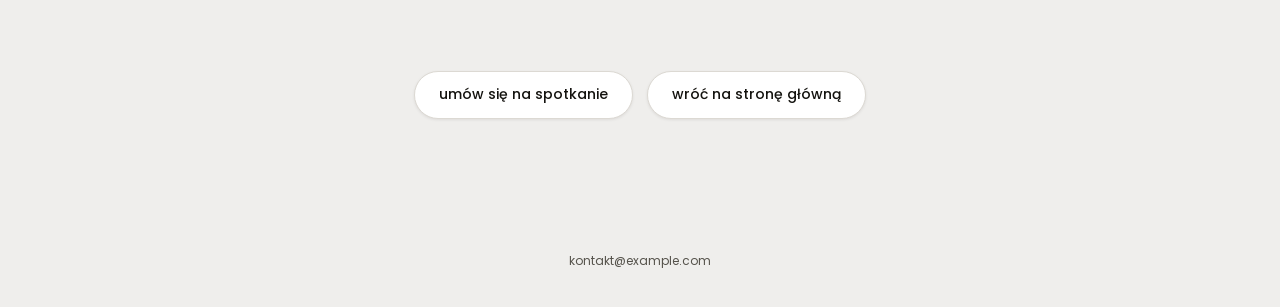
<file: o-mnie.html>
<!doctype html>
<html lang="pl">
<head>
<meta charset="utf-8">
<meta name="viewport" content="width=device-width, initial-scale=1">
<title>O mnie — Martyna Grobelna</title>
<meta name="description" content="Wykształcenie, doświadczenie i sposób pracy.">
<meta property="og:type" content="website">
<meta property="og:title" content="O mnie — Martyna Grobelna">
<meta property="og:description" content="Wykształcenie, doświadczenie i sposób pracy.">
<meta property="og:locale" content="pl_PL">
<link rel="icon" href="assets/favicon.svg" type="image/svg+xml">
<link rel="stylesheet" href="assets/fonty.css">
<style>
:root{
  --tlo:#efeeec; --tlo2:#e6e4e0; --karta:#ffffff;
  --tekst:#14130f; --miekki:#56534c; --kreska:#dcd9d3; --akcent:#ece5d4;
  --promien:2px; --szer:1120px;
  --naglowki:"Poppins", system-ui, sans-serif;
  --proza:"EB Garamond", Georgia, serif;
}
*,*::before,*::after{box-sizing:border-box}
html{scroll-behavior:smooth}
@media (prefers-reduced-motion:reduce){html{scroll-behavior:auto}}
body{margin:0;background:var(--tlo);color:var(--tekst);font-family:var(--proza);
  font-size:17.0px;line-height:1.7;-webkit-font-smoothing:antialiased}
img{max-width:100%;display:block}
a{color:inherit}
a:focus-visible,button:focus-visible{outline:2px solid var(--tekst);outline-offset:3px}
[id]{scroll-margin-top:84px}

.skip{position:absolute;left:-9999px;top:0;background:var(--karta);padding:10px 16px;
  font-family:var(--naglowki);font-size:14px;z-index:100}
.skip:focus{left:8px;top:8px}

.pasek{position:sticky;top:0;z-index:50;background:color-mix(in srgb, var(--tlo) 92%, transparent);backdrop-filter:blur(8px)}
.pasek__wnetrze{max-width:var(--szer);margin:0 auto;padding:18px 24px;display:flex;justify-content:var(--pasek-poz,center)}
.menu{display:flex;flex-wrap:wrap;justify-content:center;gap:clamp(20px,6vw,72px);list-style:none;margin:0;padding:0}
.menu a{font-family:var(--naglowki);font-size:14px;font-weight:500;letter-spacing:.02em;
  text-decoration:none;padding-bottom:2px;border-bottom:1px solid transparent}
.menu a:hover{border-bottom-color:var(--tekst)}

.obszar{max-width:var(--szer);margin:0 auto;padding:0 24px}
.sekcja{margin:clamp(56px,9vw,104px) auto}
.sekcja--ciasna{margin:clamp(32px,5vw,56px) auto}
.sekcja--luzna{margin:clamp(80px,13vw,150px) auto}
.sekcja__tytul{font-family:var(--naglowki);font-size:clamp(22px,3.4vw,30px);font-weight:700;
  letter-spacing:-.01em;margin:0 0 28px}
.sekcja__tytul--srodek{text-align:center}
.karta{background:var(--karta);border-radius:var(--promien);box-shadow:0 1px 2px rgba(20,19,15,.06)}
.proza{text-align:justify;hyphens:auto}
.proza p{margin:0 0 1em}
.proza p:last-child{margin-bottom:0}
.proza--lewo{text-align:left}

.przyciski{display:flex;flex-wrap:wrap;gap:14px}
.przyciski--srodek{justify-content:center}
.przycisk{display:inline-block;font-family:var(--naglowki);font-size:14px;font-weight:500;
  text-decoration:none;padding:11px 24px;border:1px solid var(--kreska);border-radius:999px;
  background:var(--karta);box-shadow:0 1px 3px rgba(20,19,15,.08);
  transition:background .15s ease,border-color .15s ease}
.przycisk:hover{background:var(--tekst);border-color:var(--tekst);color:var(--karta)}

.hero{margin-top:28px;padding:clamp(32px,5vw,64px);display:grid;
  grid-template-columns:minmax(0,.9fr) minmax(0,1fr);gap:clamp(32px,6vw,72px);align-items:center}
.hero--odwrocony .hero__portret{order:2}
.hero--bezZdjecia{grid-template-columns:minmax(0,1fr)}
.hero__portret{background:var(--akcent);overflow:hidden;aspect-ratio:1/1.05}
.hero__portret img{width:100%;height:100%;object-fit:cover}
.ksztalt-blob{border-radius:64% 36% 43% 57%/52% 44% 56% 48%}
.ksztalt-kolo{border-radius:50%}
.ksztalt-luk{border-radius:999px 999px 24px 24px}
.ksztalt-prostokat{border-radius:var(--promien)}
.hero__tytul{font-family:var(--naglowki);font-size:clamp(34px,5.4vw,52px);font-weight:700;
  letter-spacing:-.02em;line-height:1.05;margin:0 0 18px}
.hero__lead{font-size:1.06rem;margin:0 0 26px}
.hero .przyciski{margin-top:30px}

.filar{display:grid;grid-template-columns:240px minmax(0,1fr);gap:clamp(24px,5vw,56px);
  align-items:center;padding:clamp(28px,4vw,44px);margin-bottom:22px}
.filar--gora{grid-template-columns:minmax(0,1fr);text-align:center}
.filar--gora .proza{text-align:center}
.filar__godlo{display:flex;flex-direction:column;align-items:center;gap:18px;text-align:center}
.filar__godlo svg{width:96px;height:96px}
.filar__nazwa{font-family:var(--naglowki);font-size:17px;font-weight:600}

.formy{display:grid;gap:28px;margin:0 auto}
.formy--2{grid-template-columns:repeat(2,minmax(0,1fr));max-width:760px}
.formy--3{grid-template-columns:repeat(3,minmax(0,1fr));max-width:1000px}
.forma{padding:40px 32px 32px;text-align:center;display:flex;flex-direction:column;align-items:center;gap:18px}
.forma svg{width:86px;height:86px}
.forma__nazwa{font-family:var(--naglowki);font-size:19px;font-weight:600;line-height:1.3;margin:0}
.forma p{margin:0;font-size:.98rem}
.forma .przycisk{margin-top:auto}

.cytat{max-width:820px;margin:0 auto;text-align:center;padding:0 24px}
.cytat blockquote{margin:0;font-family:var(--naglowki);font-weight:400;
  font-size:clamp(20px,3vw,28px);line-height:1.45}
.cytat figcaption{margin-top:18px;font-size:.92rem;color:var(--miekki);font-family:var(--naglowki)}

.galeria{display:grid;gap:18px}
.galeria--2{grid-template-columns:repeat(2,1fr)}
.galeria--3{grid-template-columns:repeat(3,1fr)}
.galeria--4{grid-template-columns:repeat(4,1fr)}
.galeria img{width:100%;aspect-ratio:4/3;object-fit:cover;border-radius:var(--promien);background:var(--akcent)}

.kontakt{background:var(--tlo2);padding:clamp(56px,8vw,96px) 0;margin-top:clamp(56px,9vw,104px)}
.kontakt__tytul{font-family:var(--naglowki);font-size:clamp(30px,5vw,46px);font-weight:400;
  text-align:center;margin:0 0 clamp(36px,6vw,64px)}
.kontakt__siatka{display:grid;grid-template-columns:repeat(var(--kol,3),minmax(0,1fr));gap:clamp(28px,5vw,56px)}
.kontakt__naglowek{font-family:var(--naglowki);font-size:16px;font-weight:600;margin:0 0 14px}
.kontakt__blok p{margin:0 0 .3em}
.godziny{width:100%;border-collapse:collapse;font-size:.95rem}
.godziny th,.godziny td{text-align:left;font-weight:400;padding:5px 0;vertical-align:top}
.godziny td{color:var(--miekki);padding-left:12px}
.mapa{margin-top:clamp(36px,6vw,56px);aspect-ratio:16/6;background:color-mix(in srgb,var(--tlo2) 80%,#000 8%);
  display:flex;align-items:center;justify-content:center;font-family:var(--naglowki);font-size:14px;
  color:var(--miekki);text-align:center;padding:24px;border-radius:var(--promien);overflow:hidden}
.mapa iframe{width:100%;height:100%;border:0;display:block}

/* Pas tła pod sekcją. display:flow-root domyka marginesy dziecka —
   bez tego margines sekcji wychodziłby poza kolorowe tło. */
.pas{display:flow-root}

/* Swobodne płótno: dwanaście kolumn, rzędy o stałej wysokości.
   Bloki stawia się na siatce, więc da się je przesuwać myszą, a mimo to
   układ nie rozsypie się przy innej szerokości okna. */
/* grid-auto-rows z minmax, a nie stała wysokość: rząd ma być NAJMNIEJSZY,
   nie sztywny. Przy sztywnym dłuższy akapit wychodził poza swój blok
   i nachodził na sąsiada — a przy zamianie sekcji na płótno akapity
   są dokładnie tak długie, jak je ktoś napisał. */
.plotno{display:grid;grid-template-columns:repeat(12,1fr);gap:var(--luka,14px);
  grid-auto-rows:minmax(var(--rzad,44px),auto);max-width:var(--szer);margin:0 auto;padding:0 24px}
.plotno-blok{min-width:0;display:flex;flex-direction:column;justify-content:center;overflow-wrap:anywhere}
.plotno-blok--naglowek{font-family:var(--naglowki);font-weight:700;letter-spacing:-.01em;line-height:1.1}
.plotno-blok--tekst{line-height:1.6}
.plotno-blok--zdjecie{padding:0}
.plotno-blok--zdjecie img,.plotno-blok--zdjecie svg{width:100%;height:100%;object-fit:cover;display:block}
.plotno-blok--grafika{align-items:center}
.plotno-blok--grafika svg{width:100%;height:100%;max-height:100%}
.plotno-blok--przycisk{align-items:flex-start;justify-content:center}
/* Bloki płótna niosą ROLĘ — czyli to, czym były w sekcji o ustalonym
   układzie. Dzięki temu zamiana sekcji na płótno zmienia sposób edycji,
   a nie wygląd: nagłówek zostaje nagłówkiem, proza prozą, portret
   portretem. Bez tego przejście na płótno spłaszczało typografię. */
.plotno-blok{position:relative;z-index:1}
.plotno-blok--panel{z-index:0;border-radius:var(--promien);box-shadow:0 1px 2px rgba(20,19,15,.06)}
.plotno--wKarcie{max-width:none;padding:0}
.rola-hero{font-family:var(--naglowki);font-weight:700;letter-spacing:-.02em;line-height:1.05}
.rola-tytul{font-family:var(--naglowki);font-weight:700;letter-spacing:-.01em;line-height:1.15}
.rola-nazwa{font-family:var(--naglowki);font-weight:600;line-height:1.3}
.rola-lekki{font-family:var(--naglowki);font-weight:400;line-height:1.3}
.rola-lead{line-height:1.5}
.rola-proza{text-align:justify;hyphens:auto;line-height:1.7}
.plotno-blok--zdjecie.na-akcencie{background:var(--akcent);overflow:hidden}
.plotno-blok--zdjecie.na-akcencie img,.plotno-blok--zdjecie.na-akcencie svg{border-radius:inherit}
/* border-radius:inherit, a nie własny: zastępcze wypełnienie leży
   WEWNĄTRZ bloku, który ma kształt (blob, koło, łuk). Z własnym
   zaokrągleniem rysowało beżowy prostokąt na wierzchu i kasowało
   kształt portretu — miary tego nie łapały, bo kształt na bloku był
   poprawny, zasłaniało go dziecko. */
.plotno-puste{background:var(--akcent);border-radius:inherit;display:flex;
  align-items:center;justify-content:center;width:100%;height:100%;
  font-family:var(--naglowki);font-size:13px;color:var(--miekki);text-align:center;padding:12px}

/* Cennik: pozycja i kwota rozstrzelone do krawędzi. */
.cennik{list-style:none;padding:0;margin:0 auto;max-width:68ch}
.cennik li{display:flex;align-items:baseline;gap:12px;padding:14px 0;border-bottom:1px solid var(--kreska)}
.cennik li:last-child{border-bottom:0}
.cennik__kropki{flex:1 1 auto;border-bottom:1px dotted var(--kreska)}
.cennik__kwota{font-family:var(--naglowki);font-size:15px;font-weight:600;white-space:nowrap}

.stopka{padding:28px 24px 36px;text-align:center;font-family:var(--naglowki);font-size:12px;color:var(--miekki)}
.stopka a{text-decoration:none}

@media (max-width:900px){
  .hero{grid-template-columns:1fr}
  .hero--odwrocony .hero__portret{order:0}
  .hero__portret{max-width:340px;margin:0 auto}
  .hero .przyciski{justify-content:center}
  .hero__tytul,.hero__lead{text-align:center}
  .filar{grid-template-columns:1fr}
  .filar__godlo{flex-direction:row;justify-content:center}
  .filar__godlo svg{width:64px;height:64px}
  .kontakt__siatka{grid-template-columns:1fr}
  .formy--3{grid-template-columns:repeat(2,minmax(0,1fr))}
  .galeria--4{grid-template-columns:repeat(2,1fr)}
}
@media (max-width:760px){
  .plotno{display:flex;flex-direction:column;grid-auto-rows:auto}
  .plotno-blok{grid-column:auto !important;grid-row:auto !important;min-height:var(--min-tel,auto)}
}
@media (max-width:620px){
  .rola-proza{text-align:left}
  body{font-size:16.0px}
  .formy--2,.formy--3{grid-template-columns:1fr}
  .galeria--2,.galeria--3,.galeria--4{grid-template-columns:1fr}
  .menu{gap:18px 22px}
  .proza{text-align:left}
  .mapa{aspect-ratio:4/3}
}
@media print{
  .pasek,.przyciski,.mapa{display:none}
  body{background:#fff}
  .karta,.hero{box-shadow:none}
}</style>
</head>
<body>
<a class="skip" href="#tresc">Przejdź do treści</a>
<main id="tresc">
<header class="pasek"><nav class="pasek__wnetrze" aria-label="Główne"><ul class="menu"><li><a href="o-mnie.html"><span>o mnie</span></a></li><li><a href="index.html#jak-pracuje"><span>jak pracuję</span></a></li><li><a href="index.html#formy-spotkan"><span>formy spotkań</span></a></li><li><a href="index.html#kontakt"><span>kontakt</span></a></li></ul></nav></header>
<section class="sekcja"><div class="plotno" style="--rzad:44px;--luka:14px;min-height:396px"><div class="plotno-blok plotno-blok--zdjecie" style="grid-column:1/span 5;grid-row:1/span 8;order:0;--min-tel:352px"><div class="plotno-puste">miejsce na zdjęcie</div></div><div class="plotno-blok plotno-blok--naglowek" style="grid-column:7/span 6;grid-row:2/span 2;order:1;--min-tel:88px;font-size:2.400em"><div>Martyna Grobelna</div></div><div class="plotno-blok plotno-blok--tekst" style="grid-column:7/span 6;grid-row:4/span 1;order:2;--min-tel:44px;color:#56534c"><div>psycholożka i psychoterapeutka</div></div><div class="plotno-blok plotno-blok--tekst" style="grid-column:7/span 6;grid-row:5/span 3;order:3;--min-tel:132px"><div>Tutaj stanie kilka zdań o drodze zawodowej: co skłoniło mnie do tej pracy, w czym czuję się najmocniej i czego można się spodziewać po pierwszym spotkaniu.</div></div><div class="plotno-blok plotno-blok--przycisk" style="grid-column:7/span 4;grid-row:8/span 1;order:4;--min-tel:44px"><a class="przycisk" href="index.html#kontakt"><span>umów się na spotkanie</span></a></div></div></section>
<section class="sekcja obszar"><h2 class="sekcja__tytul">Wykształcenie</h2>
        <div class="proza" style="max-width:68ch"><p>Kierunek i uczelnia, rok ukończenia.</p><p>Szkoła psychoterapii — nazwa, tryb, rok ukończenia albo rok rozpoczęcia.</p><p>Kursy i szkolenia, które naprawdę zmieniły sposób pracy.</p></div></section>
<section class="sekcja obszar"><h2 class="sekcja__tytul">Doświadczenie</h2>
        <div class="proza" style="max-width:68ch"><p>Miejsca pracy: poradnie, oddziały, fundacje, praktyka prywatna.</p><p>Grupy, z którymi pracuję najczęściej.</p><p>Liczba godzin pracy z osobami w terapii, jeśli chcesz ją podać.</p></div></section>
<section class="sekcja obszar"><div class="karta" style="padding:clamp(28px,4vw,48px)"><h2 class="sekcja__tytul">Superwizja i etyka</h2>
        <div class="proza" style="max-width:68ch"><p>Pracuję pod stałą superwizją i przestrzegam kodeksu etycznego — uzupełnij nazwę towarzystwa. Wszystko, o czym rozmawiamy, objęte jest tajemnicą zawodową.</p></div></div></section>
<section class="sekcja obszar" style="text-align:center">
        
        <div class="przyciski przyciski--srodek"><a class="przycisk" href="index.html#kontakt"><span>umów się na spotkanie</span></a><a class="przycisk" href="index.html"><span>wróć na stronę główną</span></a></div></section>
<footer class="stopka"><span>kontakt@example.com</span></footer>
</main>
</body>
</html>
</file>
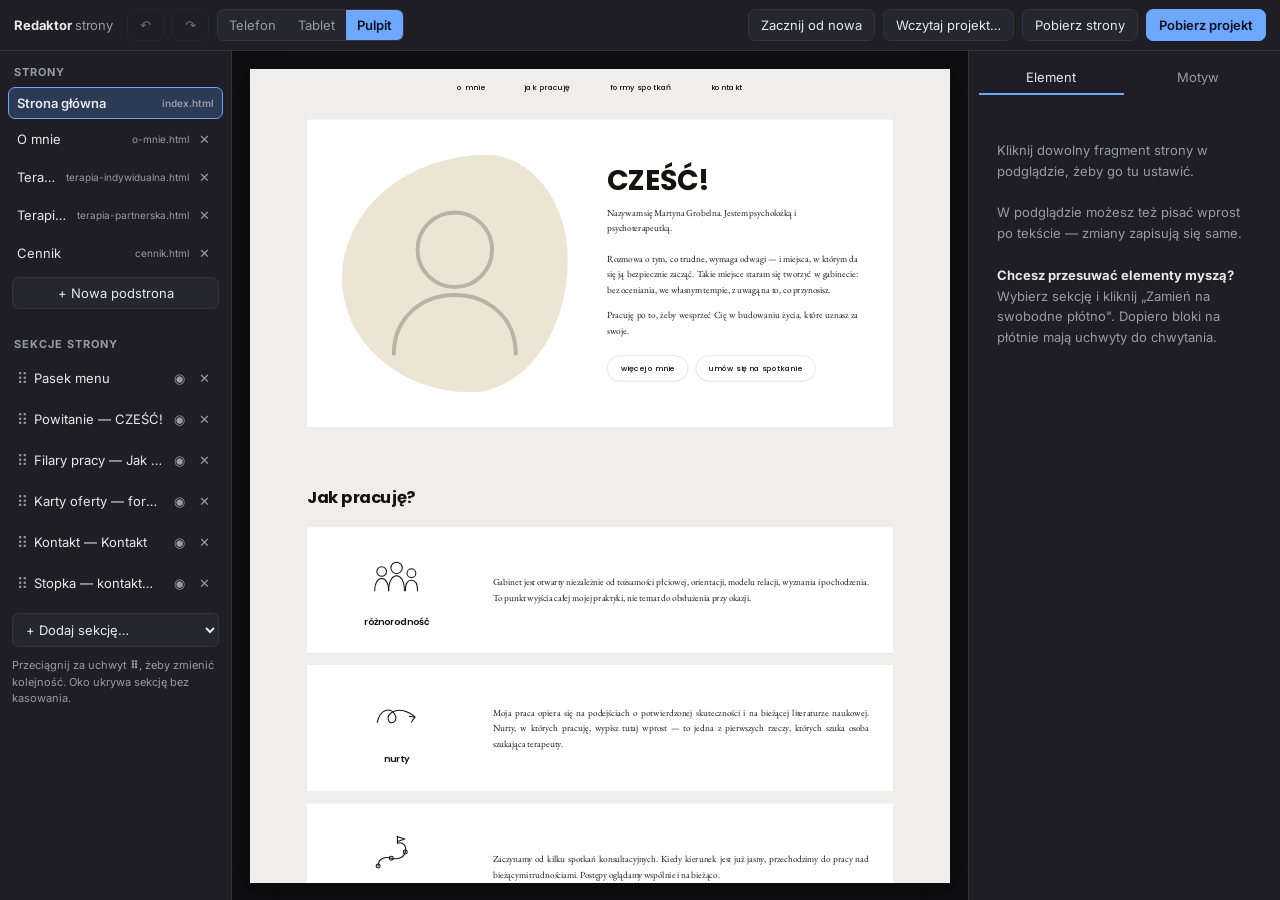
<file: redaktor.html>
<!doctype html>
<html lang="pl">
<head>
<meta charset="utf-8">
<meta name="viewport" content="width=device-width, initial-scale=1">
<title>Redaktor strony</title>
<link rel="icon" href="assets/favicon.svg" type="image/svg+xml">
<link rel="stylesheet" href="assets/fonty.css">
<style>
/* ==========================================================================
   Obudowa redaktora. Te style dotyczą WYŁĄCZNIE interfejsu narzędzia —
   strona składana przez użytkownika żyje w ramce i ma własne style
   z assets/strona.js. Dzięki temu nic się tu nie miesza.
   ========================================================================== */
:root{
  --ui-tlo:#16161a; --ui-panel:#1e1e24; --ui-panel2:#26262e; --ui-kreska:#33333d;
  --ui-tekst:#e8e8ea; --ui-miekki:#9a9aa6; --ui-akcent:#6ea8fe; --ui-ostrzezenie:#f0b429;
  --ui-font:"Inter", system-ui, sans-serif;
}
*,*::before,*::after{box-sizing:border-box}
body{margin:0;height:100vh;display:flex;flex-direction:column;overflow:hidden;
  background:var(--ui-tlo);color:var(--ui-tekst);font-family:var(--ui-font);font-size:13px}

button,select,input,textarea{font:inherit;color:inherit}
button{cursor:pointer}

/* ---------- pasek narzędzi ---------- */
.narzedzia{display:flex;align-items:center;gap:8px;padding:9px 14px;background:var(--ui-panel);
  border-bottom:1px solid var(--ui-kreska);flex:0 0 auto;flex-wrap:wrap}
.marka{font-weight:700;letter-spacing:-.01em;margin-right:6px}
.marka span{color:var(--ui-miekki);font-weight:400}
.rozpychacz{flex:1 1 auto}
.btn{background:var(--ui-panel2);border:1px solid var(--ui-kreska);border-radius:7px;
  padding:7px 12px;color:var(--ui-tekst);white-space:nowrap}
.btn:hover:not(:disabled){background:#32323c;border-color:#45454f}
.btn:disabled{opacity:.38;cursor:not-allowed}
.btn--glowny{background:var(--ui-akcent);border-color:var(--ui-akcent);color:#0c1220;font-weight:600}
.btn--glowny:hover:not(:disabled){background:#8bbaff;border-color:#8bbaff}
.btn--cichy{background:transparent}
.grupa{display:flex;background:var(--ui-panel2);border:1px solid var(--ui-kreska);border-radius:7px;overflow:hidden}
.grupa button{background:transparent;border:0;padding:7px 11px;color:var(--ui-miekki)}
.grupa button[aria-pressed="true"]{background:var(--ui-akcent);color:#0c1220;font-weight:600}

/* ---------- układ trzech kolumn ---------- */
.plansza{flex:1 1 auto;display:grid;grid-template-columns:232px minmax(0,1fr) 312px;min-height:0}
.panel{background:var(--ui-panel);overflow-y:auto;min-height:0}
.panel--lewy{border-right:1px solid var(--ui-kreska)}
.panel--prawy{border-left:1px solid var(--ui-kreska)}
.panel h2{font-size:11px;letter-spacing:.09em;text-transform:uppercase;color:var(--ui-miekki);
  margin:0;padding:14px 14px 8px;position:sticky;top:0;background:var(--ui-panel);z-index:2}

/* ---------- lista stron ---------- */
.strony{list-style:none;margin:0;padding:0 8px 4px}
.strony li{display:flex;align-items:center;gap:6px;padding:7px 8px;border-radius:7px;
  border:1px solid transparent;margin-bottom:2px;cursor:pointer}
.strony li:hover{background:var(--ui-panel2)}
.strony li[aria-selected="true"]{background:#2b3a55;border-color:var(--ui-akcent);font-weight:600}
.strony .plik{font-size:10px;color:var(--ui-miekki);flex:0 0 auto}

/* ---------- lista sekcji ---------- */
.sekcje{list-style:none;margin:0;padding:0 8px 8px}
.sekcje li{display:flex;align-items:center;gap:6px;padding:8px 8px;border-radius:7px;
  border:1px solid transparent;margin-bottom:3px;cursor:pointer}
.sekcje li:hover{background:var(--ui-panel2)}
.sekcje li[aria-selected="true"]{background:#2b3a55;border-color:var(--ui-akcent)}
.sekcje li.przeciagana{opacity:.4}
.sekcje li.nad{border-top:2px solid var(--ui-akcent)}
.uchwyt{cursor:grab;color:var(--ui-miekki);flex:0 0 auto;line-height:1;font-size:15px}
.nazwa-sekcji{flex:1 1 auto;overflow:hidden;text-overflow:ellipsis;white-space:nowrap}
.sekcje li.ukryta .nazwa-sekcji{opacity:.4;text-decoration:line-through}
.mini{background:transparent;border:0;color:var(--ui-miekki);padding:2px 4px;border-radius:4px;flex:0 0 auto}
.mini:hover{background:#3a3a46;color:var(--ui-tekst)}

/* ---------- podgląd ---------- */
/* align-items:stretch, a nie flex-start: ramka musi mieć się o co oprzeć,
   inaczej iframe{height:100%} liczy się od rodzica o wysokości auto
   i zapada się do kilkudziesięciu pikseli. Przewija się sama strona
   w ramce — tak samo jak u odwiedzającego. */
.scena{display:flex;align-items:stretch;justify-content:center;overflow:hidden;padding:18px;
  background:#0f0f12;min-height:0}
/* flex:0 0 auto jest tu warunkiem, nie ozdobą: bez niego element
   elastyczny KURCZY SIĘ do szerokości sceny, więc deklaracja 1280 px
   dla widoku pulpitu nie miała mocy i dokument w ramce składał się
   na 860 px — czyli poniżej progu 900 px, jak na tablecie. */
.ramka-pud{background:#fff;box-shadow:0 8px 40px rgba(0,0,0,.5);transition:width .18s ease;
  height:100%;flex:0 0 auto}
iframe{width:100%;border:0;display:block;height:100%}
.scena[data-widok="telefon"] .ramka-pud{width:390px;border-radius:14px;overflow:hidden}
.scena[data-widok="tablet"] .ramka-pud{width:768px}
.scena[data-widok="pulpit"] .ramka-pud{width:100%;max-width:1280px}

/* ---------- panel ustawień ---------- */
.zakladki{display:flex;gap:2px;padding:10px 10px 0;position:sticky;top:0;background:var(--ui-panel);z-index:3}
.zakladki button{flex:1;background:transparent;border:0;border-bottom:2px solid transparent;
  padding:8px 4px;color:var(--ui-miekki);font-weight:500}
.zakladki button[aria-selected="true"]{color:var(--ui-tekst);border-bottom-color:var(--ui-akcent)}
.tresc-panelu{padding:12px 14px 40px}
.pole{margin-bottom:14px}
.pole > label{display:block;font-size:11px;color:var(--ui-miekki);margin-bottom:5px;
  letter-spacing:.03em;text-transform:uppercase}
.pole input[type=text],.pole input[type=number],.pole select,.pole textarea{
  width:100%;background:var(--ui-panel2);border:1px solid var(--ui-kreska);border-radius:6px;padding:7px 9px}
.pole textarea{min-height:76px;resize:vertical;line-height:1.5}
.pole input[type=color]{width:100%;height:32px;background:var(--ui-panel2);
  border:1px solid var(--ui-kreska);border-radius:6px;padding:2px;cursor:pointer}
.przel{display:flex;align-items:center;gap:8px;margin-bottom:12px}
.przel input{width:16px;height:16px;accent-color:var(--ui-akcent)}
.przel label{text-transform:none;font-size:13px;color:var(--ui-tekst);letter-spacing:0;margin:0}
.rzad{display:grid;grid-template-columns:1fr 1fr;gap:9px}
.karty{list-style:none;margin:0 0 10px;padding:0}
.karty li{background:var(--ui-panel2);border:1px solid var(--ui-kreska);border-radius:7px;
  padding:8px;margin-bottom:7px;display:flex;align-items:center;gap:8px}
.karty li.przeciagana{opacity:.4}
.karty li.nad{border-top:2px solid var(--ui-akcent)}
.karty .etykieta{flex:1 1 auto;overflow:hidden;text-overflow:ellipsis;white-space:nowrap}
.podglad-ikony{width:26px;height:26px;flex:0 0 auto;color:var(--ui-tekst)}
.podglad-ikony svg{width:100%;height:100%}
.wskazowka{font-size:11px;color:var(--ui-miekki);line-height:1.5;margin:-6px 0 14px}
.pusty{color:var(--ui-miekki);padding:20px 14px;line-height:1.6}
.miniatura{width:100%;aspect-ratio:3/2;object-fit:cover;border-radius:6px;background:var(--ui-panel2);margin-bottom:7px}
hr{border:0;border-top:1px solid var(--ui-kreska);margin:18px 0}

/* ---------- okno wyboru grafiki ---------- */
.zaslona{position:fixed;inset:0;background:rgba(0,0,0,.66);display:none;z-index:200;
  align-items:center;justify-content:center;padding:24px}
.zaslona[open]{display:flex}
.okno{background:var(--ui-panel);border:1px solid var(--ui-kreska);border-radius:12px;
  width:min(920px,100%);max-height:86vh;display:flex;flex-direction:column;overflow:hidden}
.okno header{display:flex;gap:10px;align-items:center;padding:13px 16px;border-bottom:1px solid var(--ui-kreska)}
.okno header strong{flex:0 0 auto}
.okno header input{flex:1 1 auto;background:var(--ui-panel2);border:1px solid var(--ui-kreska);
  border-radius:6px;padding:7px 10px}
.okno .ciało{overflow-y:auto;padding:14px 16px 20px}
.okno h3{font-size:11px;letter-spacing:.09em;text-transform:uppercase;color:var(--ui-miekki);margin:16px 0 8px}
.okno h3:first-child{margin-top:0}
.siatka-ikon{display:grid;grid-template-columns:repeat(auto-fill,minmax(82px,1fr));gap:8px}
.siatka-ikon button{background:var(--ui-panel2);border:1px solid var(--ui-kreska);border-radius:8px;
  padding:9px 5px;display:flex;flex-direction:column;align-items:center;gap:5px;color:var(--ui-tekst)}
.siatka-ikon button:hover{border-color:var(--ui-akcent);background:#2b3a55}
.siatka-ikon button[aria-pressed="true"]{border-color:var(--ui-akcent);background:#2b3a55}
.siatka-ikon svg{width:40px;height:40px}
.siatka-ikon span{font-size:9.5px;color:var(--ui-miekki);text-align:center;line-height:1.25}

.komunikat{position:fixed;left:50%;bottom:22px;transform:translateX(-50%);background:var(--ui-panel2);
  border:1px solid var(--ui-kreska);border-radius:8px;padding:10px 18px;z-index:300;
  opacity:0;pointer-events:none;transition:opacity .2s ease}
.komunikat.widoczny{opacity:1}

@media (max-width:1080px){
  .plansza{grid-template-columns:200px minmax(0,1fr) 280px}
}
@media (max-width:860px){
  .plansza{grid-template-columns:1fr;grid-template-rows:auto 1fr auto}
  .panel{max-height:30vh}
}
</style>
</head>
<body>

<div class="narzedzia">
  <span class="marka">Redaktor <span>strony</span></span>

  <button class="btn btn--cichy" id="cofnij" title="Cofnij (Ctrl+Z)" disabled>↶</button>
  <button class="btn btn--cichy" id="ponow" title="Ponów (Ctrl+Shift+Z)" disabled>↷</button>

  <div class="grupa" role="group" aria-label="Szerokość podglądu">
    <button data-widok="telefon" aria-pressed="false">Telefon</button>
    <button data-widok="tablet" aria-pressed="false">Tablet</button>
    <button data-widok="pulpit" aria-pressed="true">Pulpit</button>
  </div>

  <span class="rozpychacz"></span>

  <button class="btn" id="odNowa">Zacznij od nowa</button>
  <button class="btn" id="wczytaj">Wczytaj projekt…</button>
  <button class="btn" id="pobierzStrone">Pobierz strony</button>
  <button class="btn btn--glowny" id="pobierzProjekt">Pobierz projekt</button>
  <input type="file" id="plikProjektu" accept="application/json,.json" hidden>
</div>

<div class="plansza">

  <aside class="panel panel--lewy">
    <h2>Strony</h2>
    <ul class="strony" id="listaStron"></ul>
    <div style="padding:0 12px 14px">
      <button class="btn" id="dodajStrone" style="width:100%">+ Nowa podstrona</button>
    </div>

    <h2>Sekcje strony</h2>
    <ul class="sekcje" id="listaSekcji"></ul>
    <div style="padding:0 12px 16px">
      <select id="nowaSekcja" style="width:100%;background:var(--ui-panel2);border:1px solid var(--ui-kreska);border-radius:6px;padding:7px 9px">
        <option value="">+ Dodaj sekcję…</option>
      </select>
      <p class="wskazowka" style="margin-top:10px">
        Przeciągnij za uchwyt <strong>⠿</strong>, żeby zmienić kolejność.
        Oko ukrywa sekcję bez kasowania.
      </p>
    </div>
  </aside>

  <main class="scena" id="scena" data-widok="pulpit">
    <div class="ramka-pud"><iframe id="ramka" title="Podgląd strony"></iframe></div>
  </main>

  <aside class="panel panel--prawy">
    <div class="zakladki" role="tablist">
      <button role="tab" data-zakladka="element" aria-selected="true">Element</button>
      <button role="tab" data-zakladka="motyw" aria-selected="false">Motyw</button>
    </div>
    <div class="tresc-panelu" id="panelElement"></div>
    <div class="tresc-panelu" id="panelMotyw" hidden></div>
  </aside>

</div>

<div class="zaslona" id="oknoIkon">
  <div class="okno" role="dialog" aria-modal="true" aria-label="Wybierz grafikę">
    <header>
      <strong>Grafiki</strong>
      <input type="search" id="szukajIkony" placeholder="Szukaj po nazwie…" autocomplete="off">
      <button class="btn" id="zamknijIkony">Zamknij</button>
    </header>
    <div class="ciało" id="cialoIkon"></div>
  </div>
</div>

<div class="komunikat" id="komunikat"></div>

<script src="assets/ikony.js"></script>
<script src="assets/kroje.js"></script>
<script src="assets/strona.js"></script>
<script src="assets/projekt-domyslny.js"></script>
<script src="assets/redaktor.js"></script>
</body>
</html>
</file>
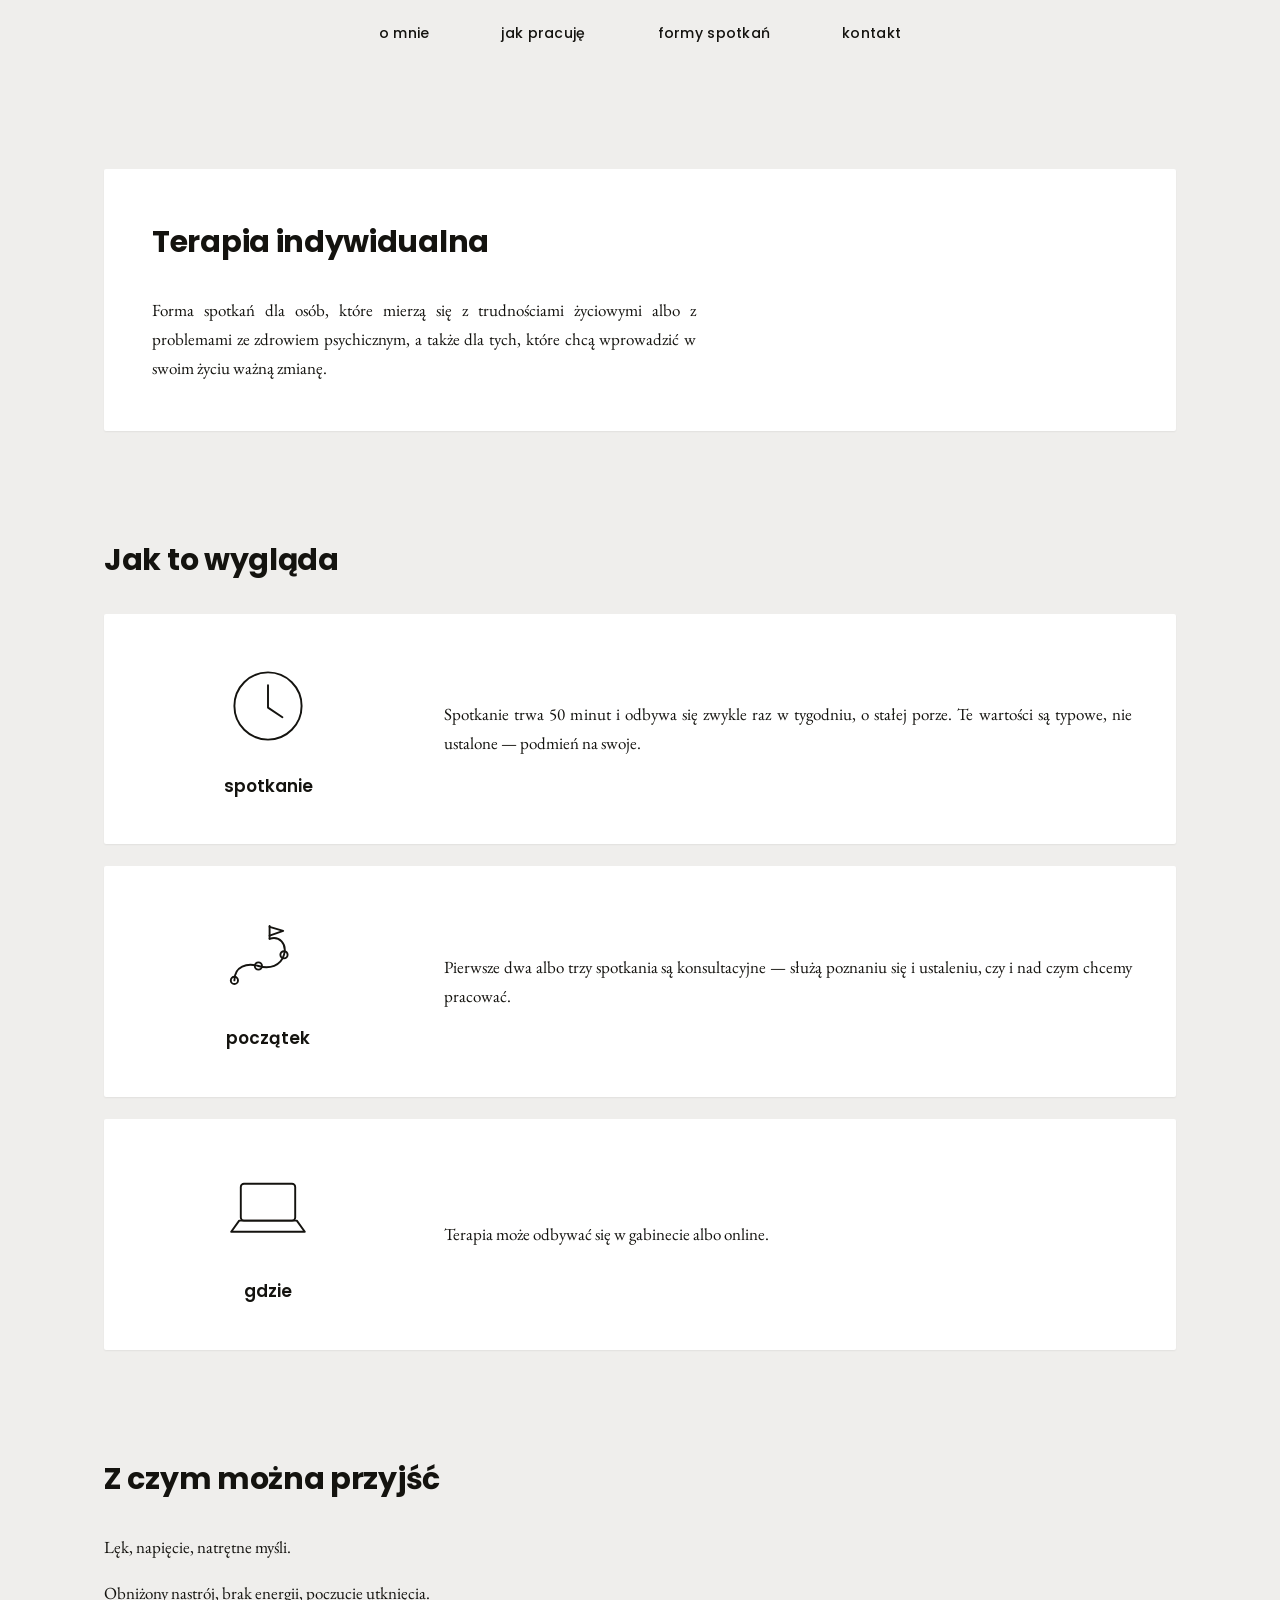
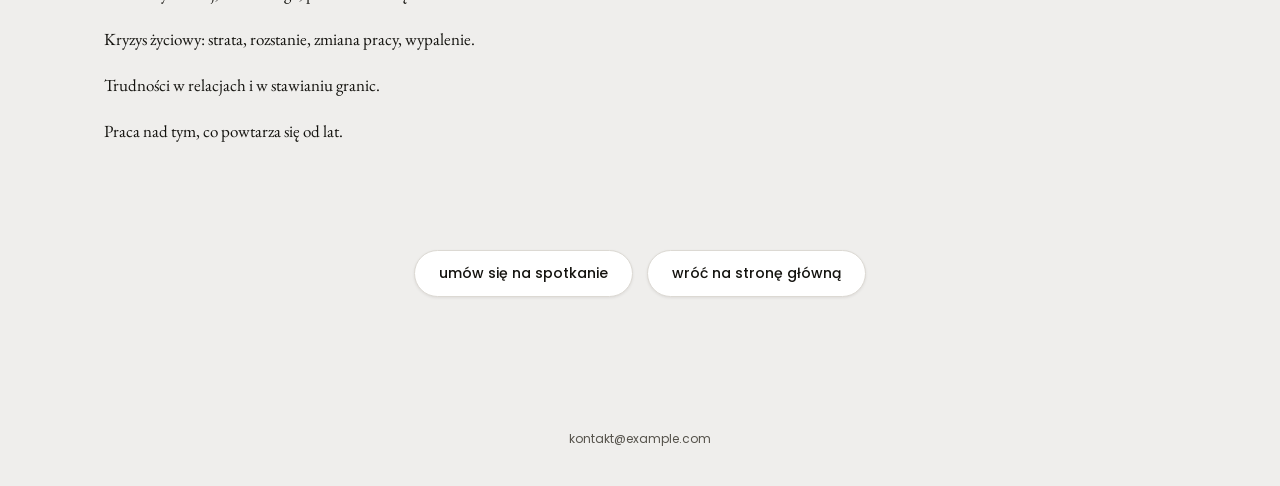
<file: terapia-indywidualna.html>
<!doctype html>
<html lang="pl">
<head>
<meta charset="utf-8">
<meta name="viewport" content="width=device-width, initial-scale=1">
<title>Terapia indywidualna — Martyna Grobelna</title>
<meta name="description" content="Terapia indywidualna — dla kogo, jak wygląda, ile trwa.">
<meta property="og:type" content="website">
<meta property="og:title" content="Terapia indywidualna — Martyna Grobelna">
<meta property="og:description" content="Terapia indywidualna — dla kogo, jak wygląda, ile trwa.">
<meta property="og:locale" content="pl_PL">
<link rel="icon" href="assets/favicon.svg" type="image/svg+xml">
<link rel="stylesheet" href="assets/fonty.css">
<style>
:root{
  --tlo:#efeeec; --tlo2:#e6e4e0; --karta:#ffffff;
  --tekst:#14130f; --miekki:#56534c; --kreska:#dcd9d3; --akcent:#ece5d4;
  --promien:2px; --szer:1120px;
  --naglowki:"Poppins", system-ui, sans-serif;
  --proza:"EB Garamond", Georgia, serif;
}
*,*::before,*::after{box-sizing:border-box}
html{scroll-behavior:smooth}
@media (prefers-reduced-motion:reduce){html{scroll-behavior:auto}}
body{margin:0;background:var(--tlo);color:var(--tekst);font-family:var(--proza);
  font-size:17.0px;line-height:1.7;-webkit-font-smoothing:antialiased}
img{max-width:100%;display:block}
a{color:inherit}
a:focus-visible,button:focus-visible{outline:2px solid var(--tekst);outline-offset:3px}
[id]{scroll-margin-top:84px}

.skip{position:absolute;left:-9999px;top:0;background:var(--karta);padding:10px 16px;
  font-family:var(--naglowki);font-size:14px;z-index:100}
.skip:focus{left:8px;top:8px}

.pasek{position:sticky;top:0;z-index:50;background:color-mix(in srgb, var(--tlo) 92%, transparent);backdrop-filter:blur(8px)}
.pasek__wnetrze{max-width:var(--szer);margin:0 auto;padding:18px 24px;display:flex;justify-content:var(--pasek-poz,center)}
.menu{display:flex;flex-wrap:wrap;justify-content:center;gap:clamp(20px,6vw,72px);list-style:none;margin:0;padding:0}
.menu a{font-family:var(--naglowki);font-size:14px;font-weight:500;letter-spacing:.02em;
  text-decoration:none;padding-bottom:2px;border-bottom:1px solid transparent}
.menu a:hover{border-bottom-color:var(--tekst)}

.obszar{max-width:var(--szer);margin:0 auto;padding:0 24px}
.sekcja{margin:clamp(56px,9vw,104px) auto}
.sekcja--ciasna{margin:clamp(32px,5vw,56px) auto}
.sekcja--luzna{margin:clamp(80px,13vw,150px) auto}
.sekcja__tytul{font-family:var(--naglowki);font-size:clamp(22px,3.4vw,30px);font-weight:700;
  letter-spacing:-.01em;margin:0 0 28px}
.sekcja__tytul--srodek{text-align:center}
.karta{background:var(--karta);border-radius:var(--promien);box-shadow:0 1px 2px rgba(20,19,15,.06)}
.proza{text-align:justify;hyphens:auto}
.proza p{margin:0 0 1em}
.proza p:last-child{margin-bottom:0}
.proza--lewo{text-align:left}

.przyciski{display:flex;flex-wrap:wrap;gap:14px}
.przyciski--srodek{justify-content:center}
.przycisk{display:inline-block;font-family:var(--naglowki);font-size:14px;font-weight:500;
  text-decoration:none;padding:11px 24px;border:1px solid var(--kreska);border-radius:999px;
  background:var(--karta);box-shadow:0 1px 3px rgba(20,19,15,.08);
  transition:background .15s ease,border-color .15s ease}
.przycisk:hover{background:var(--tekst);border-color:var(--tekst);color:var(--karta)}

.hero{margin-top:28px;padding:clamp(32px,5vw,64px);display:grid;
  grid-template-columns:minmax(0,.9fr) minmax(0,1fr);gap:clamp(32px,6vw,72px);align-items:center}
.hero--odwrocony .hero__portret{order:2}
.hero--bezZdjecia{grid-template-columns:minmax(0,1fr)}
.hero__portret{background:var(--akcent);overflow:hidden;aspect-ratio:1/1.05}
.hero__portret img{width:100%;height:100%;object-fit:cover}
.ksztalt-blob{border-radius:64% 36% 43% 57%/52% 44% 56% 48%}
.ksztalt-kolo{border-radius:50%}
.ksztalt-luk{border-radius:999px 999px 24px 24px}
.ksztalt-prostokat{border-radius:var(--promien)}
.hero__tytul{font-family:var(--naglowki);font-size:clamp(34px,5.4vw,52px);font-weight:700;
  letter-spacing:-.02em;line-height:1.05;margin:0 0 18px}
.hero__lead{font-size:1.06rem;margin:0 0 26px}
.hero .przyciski{margin-top:30px}

.filar{display:grid;grid-template-columns:240px minmax(0,1fr);gap:clamp(24px,5vw,56px);
  align-items:center;padding:clamp(28px,4vw,44px);margin-bottom:22px}
.filar--gora{grid-template-columns:minmax(0,1fr);text-align:center}
.filar--gora .proza{text-align:center}
.filar__godlo{display:flex;flex-direction:column;align-items:center;gap:18px;text-align:center}
.filar__godlo svg{width:96px;height:96px}
.filar__nazwa{font-family:var(--naglowki);font-size:17px;font-weight:600}

.formy{display:grid;gap:28px;margin:0 auto}
.formy--2{grid-template-columns:repeat(2,minmax(0,1fr));max-width:760px}
.formy--3{grid-template-columns:repeat(3,minmax(0,1fr));max-width:1000px}
.forma{padding:40px 32px 32px;text-align:center;display:flex;flex-direction:column;align-items:center;gap:18px}
.forma svg{width:86px;height:86px}
.forma__nazwa{font-family:var(--naglowki);font-size:19px;font-weight:600;line-height:1.3;margin:0}
.forma p{margin:0;font-size:.98rem}
.forma .przycisk{margin-top:auto}

.cytat{max-width:820px;margin:0 auto;text-align:center;padding:0 24px}
.cytat blockquote{margin:0;font-family:var(--naglowki);font-weight:400;
  font-size:clamp(20px,3vw,28px);line-height:1.45}
.cytat figcaption{margin-top:18px;font-size:.92rem;color:var(--miekki);font-family:var(--naglowki)}

.galeria{display:grid;gap:18px}
.galeria--2{grid-template-columns:repeat(2,1fr)}
.galeria--3{grid-template-columns:repeat(3,1fr)}
.galeria--4{grid-template-columns:repeat(4,1fr)}
.galeria img{width:100%;aspect-ratio:4/3;object-fit:cover;border-radius:var(--promien);background:var(--akcent)}

.kontakt{background:var(--tlo2);padding:clamp(56px,8vw,96px) 0;margin-top:clamp(56px,9vw,104px)}
.kontakt__tytul{font-family:var(--naglowki);font-size:clamp(30px,5vw,46px);font-weight:400;
  text-align:center;margin:0 0 clamp(36px,6vw,64px)}
.kontakt__siatka{display:grid;grid-template-columns:repeat(var(--kol,3),minmax(0,1fr));gap:clamp(28px,5vw,56px)}
.kontakt__naglowek{font-family:var(--naglowki);font-size:16px;font-weight:600;margin:0 0 14px}
.kontakt__blok p{margin:0 0 .3em}
.godziny{width:100%;border-collapse:collapse;font-size:.95rem}
.godziny th,.godziny td{text-align:left;font-weight:400;padding:5px 0;vertical-align:top}
.godziny td{color:var(--miekki);padding-left:12px}
.mapa{margin-top:clamp(36px,6vw,56px);aspect-ratio:16/6;background:color-mix(in srgb,var(--tlo2) 80%,#000 8%);
  display:flex;align-items:center;justify-content:center;font-family:var(--naglowki);font-size:14px;
  color:var(--miekki);text-align:center;padding:24px;border-radius:var(--promien);overflow:hidden}
.mapa iframe{width:100%;height:100%;border:0;display:block}

/* Pas tła pod sekcją. display:flow-root domyka marginesy dziecka —
   bez tego margines sekcji wychodziłby poza kolorowe tło. */
.pas{display:flow-root}

/* Swobodne płótno: dwanaście kolumn, rzędy o stałej wysokości.
   Bloki stawia się na siatce, więc da się je przesuwać myszą, a mimo to
   układ nie rozsypie się przy innej szerokości okna. */
/* grid-auto-rows z minmax, a nie stała wysokość: rząd ma być NAJMNIEJSZY,
   nie sztywny. Przy sztywnym dłuższy akapit wychodził poza swój blok
   i nachodził na sąsiada — a przy zamianie sekcji na płótno akapity
   są dokładnie tak długie, jak je ktoś napisał. */
.plotno{display:grid;grid-template-columns:repeat(12,1fr);gap:var(--luka,14px);
  grid-auto-rows:minmax(var(--rzad,44px),auto);max-width:var(--szer);margin:0 auto;padding:0 24px}
.plotno-blok{min-width:0;display:flex;flex-direction:column;justify-content:center;overflow-wrap:anywhere}
.plotno-blok--naglowek{font-family:var(--naglowki);font-weight:700;letter-spacing:-.01em;line-height:1.1}
.plotno-blok--tekst{line-height:1.6}
.plotno-blok--zdjecie{padding:0}
.plotno-blok--zdjecie img,.plotno-blok--zdjecie svg{width:100%;height:100%;object-fit:cover;display:block}
.plotno-blok--grafika{align-items:center}
.plotno-blok--grafika svg{width:100%;height:100%;max-height:100%}
.plotno-blok--przycisk{align-items:flex-start;justify-content:center}
/* Bloki płótna niosą ROLĘ — czyli to, czym były w sekcji o ustalonym
   układzie. Dzięki temu zamiana sekcji na płótno zmienia sposób edycji,
   a nie wygląd: nagłówek zostaje nagłówkiem, proza prozą, portret
   portretem. Bez tego przejście na płótno spłaszczało typografię. */
.plotno-blok{position:relative;z-index:1}
.plotno-blok--panel{z-index:0;border-radius:var(--promien);box-shadow:0 1px 2px rgba(20,19,15,.06)}
.plotno--wKarcie{max-width:none;padding:0}
.rola-hero{font-family:var(--naglowki);font-weight:700;letter-spacing:-.02em;line-height:1.05}
.rola-tytul{font-family:var(--naglowki);font-weight:700;letter-spacing:-.01em;line-height:1.15}
.rola-nazwa{font-family:var(--naglowki);font-weight:600;line-height:1.3}
.rola-lekki{font-family:var(--naglowki);font-weight:400;line-height:1.3}
.rola-lead{line-height:1.5}
.rola-proza{text-align:justify;hyphens:auto;line-height:1.7}
.plotno-blok--zdjecie.na-akcencie{background:var(--akcent);overflow:hidden}
.plotno-blok--zdjecie.na-akcencie img,.plotno-blok--zdjecie.na-akcencie svg{border-radius:inherit}
/* border-radius:inherit, a nie własny: zastępcze wypełnienie leży
   WEWNĄTRZ bloku, który ma kształt (blob, koło, łuk). Z własnym
   zaokrągleniem rysowało beżowy prostokąt na wierzchu i kasowało
   kształt portretu — miary tego nie łapały, bo kształt na bloku był
   poprawny, zasłaniało go dziecko. */
.plotno-puste{background:var(--akcent);border-radius:inherit;display:flex;
  align-items:center;justify-content:center;width:100%;height:100%;
  font-family:var(--naglowki);font-size:13px;color:var(--miekki);text-align:center;padding:12px}

/* Cennik: pozycja i kwota rozstrzelone do krawędzi. */
.cennik{list-style:none;padding:0;margin:0 auto;max-width:68ch}
.cennik li{display:flex;align-items:baseline;gap:12px;padding:14px 0;border-bottom:1px solid var(--kreska)}
.cennik li:last-child{border-bottom:0}
.cennik__kropki{flex:1 1 auto;border-bottom:1px dotted var(--kreska)}
.cennik__kwota{font-family:var(--naglowki);font-size:15px;font-weight:600;white-space:nowrap}

.stopka{padding:28px 24px 36px;text-align:center;font-family:var(--naglowki);font-size:12px;color:var(--miekki)}
.stopka a{text-decoration:none}

@media (max-width:900px){
  .hero{grid-template-columns:1fr}
  .hero--odwrocony .hero__portret{order:0}
  .hero__portret{max-width:340px;margin:0 auto}
  .hero .przyciski{justify-content:center}
  .hero__tytul,.hero__lead{text-align:center}
  .filar{grid-template-columns:1fr}
  .filar__godlo{flex-direction:row;justify-content:center}
  .filar__godlo svg{width:64px;height:64px}
  .kontakt__siatka{grid-template-columns:1fr}
  .formy--3{grid-template-columns:repeat(2,minmax(0,1fr))}
  .galeria--4{grid-template-columns:repeat(2,1fr)}
}
@media (max-width:760px){
  .plotno{display:flex;flex-direction:column;grid-auto-rows:auto}
  .plotno-blok{grid-column:auto !important;grid-row:auto !important;min-height:var(--min-tel,auto)}
}
@media (max-width:620px){
  .rola-proza{text-align:left}
  body{font-size:16.0px}
  .formy--2,.formy--3{grid-template-columns:1fr}
  .galeria--2,.galeria--3,.galeria--4{grid-template-columns:1fr}
  .menu{gap:18px 22px}
  .proza{text-align:left}
  .mapa{aspect-ratio:4/3}
}
@media print{
  .pasek,.przyciski,.mapa{display:none}
  body{background:#fff}
  .karta,.hero{box-shadow:none}
}</style>
</head>
<body>
<a class="skip" href="#tresc">Przejdź do treści</a>
<main id="tresc">
<header class="pasek"><nav class="pasek__wnetrze" aria-label="Główne"><ul class="menu"><li><a href="o-mnie.html"><span>o mnie</span></a></li><li><a href="index.html#jak-pracuje"><span>jak pracuję</span></a></li><li><a href="index.html#formy-spotkan"><span>formy spotkań</span></a></li><li><a href="index.html#kontakt"><span>kontakt</span></a></li></ul></nav></header>
<section class="sekcja obszar"><div class="karta" style="padding:clamp(28px,4vw,48px)"><h2 class="sekcja__tytul">Terapia indywidualna</h2>
        <div class="proza" style="max-width:68ch"><p>Forma spotkań dla osób, które mierzą się z trudnościami życiowymi albo z problemami ze zdrowiem psychicznym, a także dla tych, które chcą wprowadzić w swoim życiu ważną zmianę.</p></div></div></section>
<section class="sekcja obszar">
        <h2 class="sekcja__tytul">Jak to wygląda</h2>
        
        <article class="karta filar">
          <div class="filar__godlo">
            <svg viewBox="0 0 120 120" fill="none" stroke="currentColor" stroke-width="2.4" stroke-linecap="round" stroke-linejoin="round" aria-hidden="true"><circle cx="60" cy="60" r="42"/><path d="M60 34v28l18 12"/></svg><span class="filar__nazwa">spotkanie</span>
          </div>
          <div class="proza"><p>Spotkanie trwa 50 minut i odbywa się zwykle raz w tygodniu, o stałej porze. Te wartości są typowe, nie ustalone — podmień na swoje.</p></div>
        </article>
        <article class="karta filar">
          <div class="filar__godlo">
            <svg viewBox="0 0 120 120" fill="none" stroke="currentColor" stroke-width="2.4" stroke-linecap="round" stroke-linejoin="round" aria-hidden="true"><path d="M18 88c0-18 16-22 30-18s28 0 32-14c4-14-6-24-18-20"/><circle cx="18" cy="88" r="4.5"/><circle cx="48" cy="70" r="4.5"/><circle cx="80" cy="56" r="4.5"/><path d="M62 36V20"/><path d="M62 21l17 5-17 6"/></svg><span class="filar__nazwa">początek</span>
          </div>
          <div class="proza"><p>Pierwsze dwa albo trzy spotkania są konsultacyjne — służą poznaniu się i ustaleniu, czy i nad czym chcemy pracować.</p></div>
        </article>
        <article class="karta filar">
          <div class="filar__godlo">
            <svg viewBox="0 0 120 120" fill="none" stroke="currentColor" stroke-width="2.4" stroke-linecap="round" stroke-linejoin="round" aria-hidden="true"><rect x="26" y="26" width="68" height="46" rx="4"/><path d="M14 86h92l-10-14H24z"/></svg><span class="filar__nazwa">gdzie</span>
          </div>
          <div class="proza"><p>Terapia może odbywać się w gabinecie albo online.</p></div>
        </article></section>
<section class="sekcja obszar"><h2 class="sekcja__tytul">Z czym można przyjść</h2>
        <div class="proza" style="max-width:68ch"><p>Lęk, napięcie, natrętne myśli.</p><p>Obniżony nastrój, brak energii, poczucie utknięcia.</p><p>Kryzys życiowy: strata, rozstanie, zmiana pracy, wypalenie.</p><p>Trudności w relacjach i w stawianiu granic.</p><p>Praca nad tym, co powtarza się od lat.</p></div></section>
<section class="sekcja obszar" style="text-align:center">
        
        <div class="przyciski przyciski--srodek"><a class="przycisk" href="index.html#kontakt"><span>umów się na spotkanie</span></a><a class="przycisk" href="index.html"><span>wróć na stronę główną</span></a></div></section>
<footer class="stopka"><span>kontakt@example.com</span></footer>
</main>
</body>
</html>
</file>
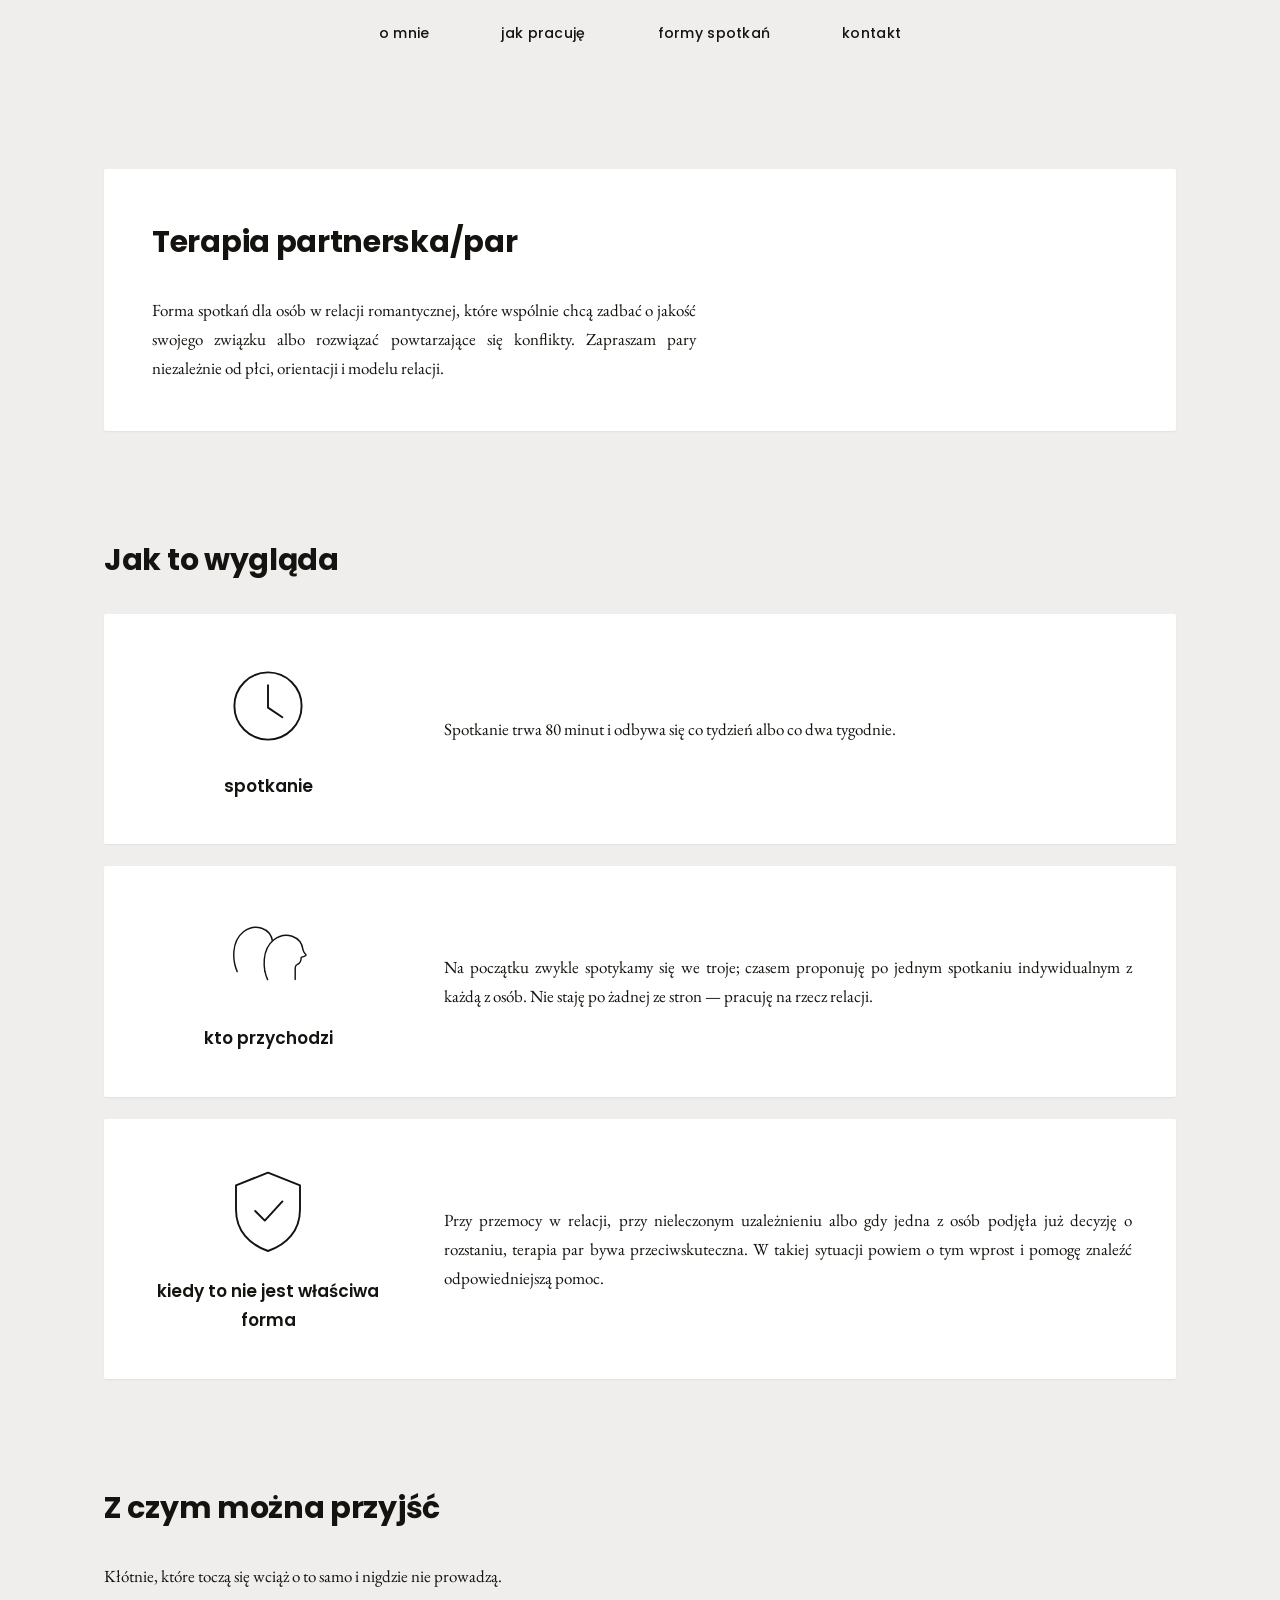
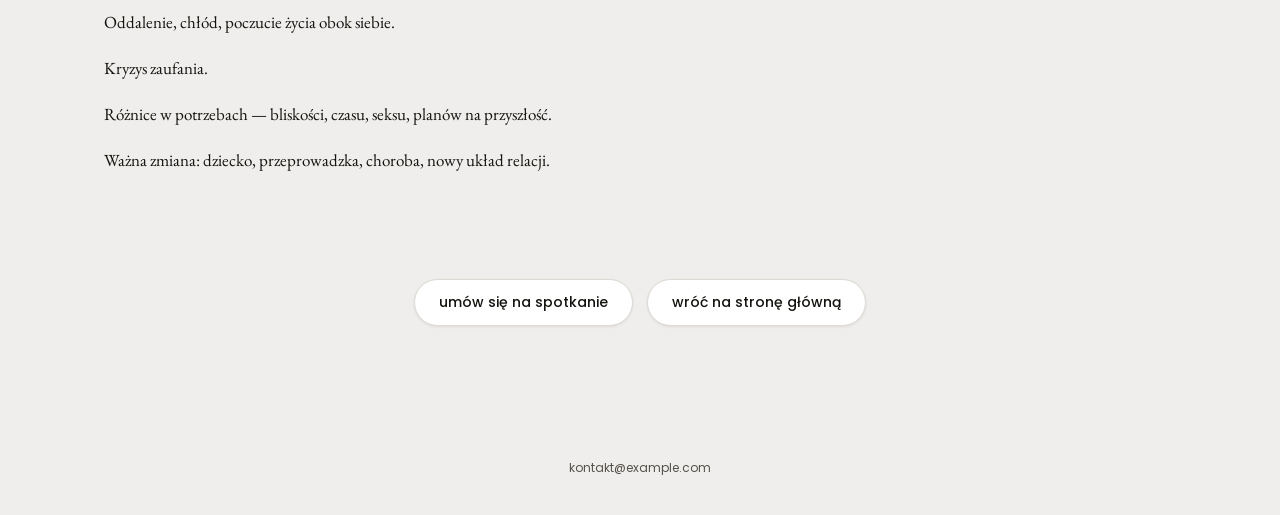
<file: terapia-partnerska.html>
<!doctype html>
<html lang="pl">
<head>
<meta charset="utf-8">
<meta name="viewport" content="width=device-width, initial-scale=1">
<title>Terapia partnerska/par — Martyna Grobelna</title>
<meta name="description" content="Terapia par — dla kogo, jak wygląda, ile trwa.">
<meta property="og:type" content="website">
<meta property="og:title" content="Terapia partnerska/par — Martyna Grobelna">
<meta property="og:description" content="Terapia par — dla kogo, jak wygląda, ile trwa.">
<meta property="og:locale" content="pl_PL">
<link rel="icon" href="assets/favicon.svg" type="image/svg+xml">
<link rel="stylesheet" href="assets/fonty.css">
<style>
:root{
  --tlo:#efeeec; --tlo2:#e6e4e0; --karta:#ffffff;
  --tekst:#14130f; --miekki:#56534c; --kreska:#dcd9d3; --akcent:#ece5d4;
  --promien:2px; --szer:1120px;
  --naglowki:"Poppins", system-ui, sans-serif;
  --proza:"EB Garamond", Georgia, serif;
}
*,*::before,*::after{box-sizing:border-box}
html{scroll-behavior:smooth}
@media (prefers-reduced-motion:reduce){html{scroll-behavior:auto}}
body{margin:0;background:var(--tlo);color:var(--tekst);font-family:var(--proza);
  font-size:17.0px;line-height:1.7;-webkit-font-smoothing:antialiased}
img{max-width:100%;display:block}
a{color:inherit}
a:focus-visible,button:focus-visible{outline:2px solid var(--tekst);outline-offset:3px}
[id]{scroll-margin-top:84px}

.skip{position:absolute;left:-9999px;top:0;background:var(--karta);padding:10px 16px;
  font-family:var(--naglowki);font-size:14px;z-index:100}
.skip:focus{left:8px;top:8px}

.pasek{position:sticky;top:0;z-index:50;background:color-mix(in srgb, var(--tlo) 92%, transparent);backdrop-filter:blur(8px)}
.pasek__wnetrze{max-width:var(--szer);margin:0 auto;padding:18px 24px;display:flex;justify-content:var(--pasek-poz,center)}
.menu{display:flex;flex-wrap:wrap;justify-content:center;gap:clamp(20px,6vw,72px);list-style:none;margin:0;padding:0}
.menu a{font-family:var(--naglowki);font-size:14px;font-weight:500;letter-spacing:.02em;
  text-decoration:none;padding-bottom:2px;border-bottom:1px solid transparent}
.menu a:hover{border-bottom-color:var(--tekst)}

.obszar{max-width:var(--szer);margin:0 auto;padding:0 24px}
.sekcja{margin:clamp(56px,9vw,104px) auto}
.sekcja--ciasna{margin:clamp(32px,5vw,56px) auto}
.sekcja--luzna{margin:clamp(80px,13vw,150px) auto}
.sekcja__tytul{font-family:var(--naglowki);font-size:clamp(22px,3.4vw,30px);font-weight:700;
  letter-spacing:-.01em;margin:0 0 28px}
.sekcja__tytul--srodek{text-align:center}
.karta{background:var(--karta);border-radius:var(--promien);box-shadow:0 1px 2px rgba(20,19,15,.06)}
.proza{text-align:justify;hyphens:auto}
.proza p{margin:0 0 1em}
.proza p:last-child{margin-bottom:0}
.proza--lewo{text-align:left}

.przyciski{display:flex;flex-wrap:wrap;gap:14px}
.przyciski--srodek{justify-content:center}
.przycisk{display:inline-block;font-family:var(--naglowki);font-size:14px;font-weight:500;
  text-decoration:none;padding:11px 24px;border:1px solid var(--kreska);border-radius:999px;
  background:var(--karta);box-shadow:0 1px 3px rgba(20,19,15,.08);
  transition:background .15s ease,border-color .15s ease}
.przycisk:hover{background:var(--tekst);border-color:var(--tekst);color:var(--karta)}

.hero{margin-top:28px;padding:clamp(32px,5vw,64px);display:grid;
  grid-template-columns:minmax(0,.9fr) minmax(0,1fr);gap:clamp(32px,6vw,72px);align-items:center}
.hero--odwrocony .hero__portret{order:2}
.hero--bezZdjecia{grid-template-columns:minmax(0,1fr)}
.hero__portret{background:var(--akcent);overflow:hidden;aspect-ratio:1/1.05}
.hero__portret img{width:100%;height:100%;object-fit:cover}
.ksztalt-blob{border-radius:64% 36% 43% 57%/52% 44% 56% 48%}
.ksztalt-kolo{border-radius:50%}
.ksztalt-luk{border-radius:999px 999px 24px 24px}
.ksztalt-prostokat{border-radius:var(--promien)}
.hero__tytul{font-family:var(--naglowki);font-size:clamp(34px,5.4vw,52px);font-weight:700;
  letter-spacing:-.02em;line-height:1.05;margin:0 0 18px}
.hero__lead{font-size:1.06rem;margin:0 0 26px}
.hero .przyciski{margin-top:30px}

.filar{display:grid;grid-template-columns:240px minmax(0,1fr);gap:clamp(24px,5vw,56px);
  align-items:center;padding:clamp(28px,4vw,44px);margin-bottom:22px}
.filar--gora{grid-template-columns:minmax(0,1fr);text-align:center}
.filar--gora .proza{text-align:center}
.filar__godlo{display:flex;flex-direction:column;align-items:center;gap:18px;text-align:center}
.filar__godlo svg{width:96px;height:96px}
.filar__nazwa{font-family:var(--naglowki);font-size:17px;font-weight:600}

.formy{display:grid;gap:28px;margin:0 auto}
.formy--2{grid-template-columns:repeat(2,minmax(0,1fr));max-width:760px}
.formy--3{grid-template-columns:repeat(3,minmax(0,1fr));max-width:1000px}
.forma{padding:40px 32px 32px;text-align:center;display:flex;flex-direction:column;align-items:center;gap:18px}
.forma svg{width:86px;height:86px}
.forma__nazwa{font-family:var(--naglowki);font-size:19px;font-weight:600;line-height:1.3;margin:0}
.forma p{margin:0;font-size:.98rem}
.forma .przycisk{margin-top:auto}

.cytat{max-width:820px;margin:0 auto;text-align:center;padding:0 24px}
.cytat blockquote{margin:0;font-family:var(--naglowki);font-weight:400;
  font-size:clamp(20px,3vw,28px);line-height:1.45}
.cytat figcaption{margin-top:18px;font-size:.92rem;color:var(--miekki);font-family:var(--naglowki)}

.galeria{display:grid;gap:18px}
.galeria--2{grid-template-columns:repeat(2,1fr)}
.galeria--3{grid-template-columns:repeat(3,1fr)}
.galeria--4{grid-template-columns:repeat(4,1fr)}
.galeria img{width:100%;aspect-ratio:4/3;object-fit:cover;border-radius:var(--promien);background:var(--akcent)}

.kontakt{background:var(--tlo2);padding:clamp(56px,8vw,96px) 0;margin-top:clamp(56px,9vw,104px)}
.kontakt__tytul{font-family:var(--naglowki);font-size:clamp(30px,5vw,46px);font-weight:400;
  text-align:center;margin:0 0 clamp(36px,6vw,64px)}
.kontakt__siatka{display:grid;grid-template-columns:repeat(var(--kol,3),minmax(0,1fr));gap:clamp(28px,5vw,56px)}
.kontakt__naglowek{font-family:var(--naglowki);font-size:16px;font-weight:600;margin:0 0 14px}
.kontakt__blok p{margin:0 0 .3em}
.godziny{width:100%;border-collapse:collapse;font-size:.95rem}
.godziny th,.godziny td{text-align:left;font-weight:400;padding:5px 0;vertical-align:top}
.godziny td{color:var(--miekki);padding-left:12px}
.mapa{margin-top:clamp(36px,6vw,56px);aspect-ratio:16/6;background:color-mix(in srgb,var(--tlo2) 80%,#000 8%);
  display:flex;align-items:center;justify-content:center;font-family:var(--naglowki);font-size:14px;
  color:var(--miekki);text-align:center;padding:24px;border-radius:var(--promien);overflow:hidden}
.mapa iframe{width:100%;height:100%;border:0;display:block}

/* Pas tła pod sekcją. display:flow-root domyka marginesy dziecka —
   bez tego margines sekcji wychodziłby poza kolorowe tło. */
.pas{display:flow-root}

/* Swobodne płótno: dwanaście kolumn, rzędy o stałej wysokości.
   Bloki stawia się na siatce, więc da się je przesuwać myszą, a mimo to
   układ nie rozsypie się przy innej szerokości okna. */
/* grid-auto-rows z minmax, a nie stała wysokość: rząd ma być NAJMNIEJSZY,
   nie sztywny. Przy sztywnym dłuższy akapit wychodził poza swój blok
   i nachodził na sąsiada — a przy zamianie sekcji na płótno akapity
   są dokładnie tak długie, jak je ktoś napisał. */
.plotno{display:grid;grid-template-columns:repeat(12,1fr);gap:var(--luka,14px);
  grid-auto-rows:minmax(var(--rzad,44px),auto);max-width:var(--szer);margin:0 auto;padding:0 24px}
.plotno-blok{min-width:0;display:flex;flex-direction:column;justify-content:center;overflow-wrap:anywhere}
.plotno-blok--naglowek{font-family:var(--naglowki);font-weight:700;letter-spacing:-.01em;line-height:1.1}
.plotno-blok--tekst{line-height:1.6}
.plotno-blok--zdjecie{padding:0}
.plotno-blok--zdjecie img,.plotno-blok--zdjecie svg{width:100%;height:100%;object-fit:cover;display:block}
.plotno-blok--grafika{align-items:center}
.plotno-blok--grafika svg{width:100%;height:100%;max-height:100%}
.plotno-blok--przycisk{align-items:flex-start;justify-content:center}
/* Bloki płótna niosą ROLĘ — czyli to, czym były w sekcji o ustalonym
   układzie. Dzięki temu zamiana sekcji na płótno zmienia sposób edycji,
   a nie wygląd: nagłówek zostaje nagłówkiem, proza prozą, portret
   portretem. Bez tego przejście na płótno spłaszczało typografię. */
.plotno-blok{position:relative;z-index:1}
.plotno-blok--panel{z-index:0;border-radius:var(--promien);box-shadow:0 1px 2px rgba(20,19,15,.06)}
.plotno--wKarcie{max-width:none;padding:0}
.rola-hero{font-family:var(--naglowki);font-weight:700;letter-spacing:-.02em;line-height:1.05}
.rola-tytul{font-family:var(--naglowki);font-weight:700;letter-spacing:-.01em;line-height:1.15}
.rola-nazwa{font-family:var(--naglowki);font-weight:600;line-height:1.3}
.rola-lekki{font-family:var(--naglowki);font-weight:400;line-height:1.3}
.rola-lead{line-height:1.5}
.rola-proza{text-align:justify;hyphens:auto;line-height:1.7}
.plotno-blok--zdjecie.na-akcencie{background:var(--akcent);overflow:hidden}
.plotno-blok--zdjecie.na-akcencie img,.plotno-blok--zdjecie.na-akcencie svg{border-radius:inherit}
/* border-radius:inherit, a nie własny: zastępcze wypełnienie leży
   WEWNĄTRZ bloku, który ma kształt (blob, koło, łuk). Z własnym
   zaokrągleniem rysowało beżowy prostokąt na wierzchu i kasowało
   kształt portretu — miary tego nie łapały, bo kształt na bloku był
   poprawny, zasłaniało go dziecko. */
.plotno-puste{background:var(--akcent);border-radius:inherit;display:flex;
  align-items:center;justify-content:center;width:100%;height:100%;
  font-family:var(--naglowki);font-size:13px;color:var(--miekki);text-align:center;padding:12px}

/* Cennik: pozycja i kwota rozstrzelone do krawędzi. */
.cennik{list-style:none;padding:0;margin:0 auto;max-width:68ch}
.cennik li{display:flex;align-items:baseline;gap:12px;padding:14px 0;border-bottom:1px solid var(--kreska)}
.cennik li:last-child{border-bottom:0}
.cennik__kropki{flex:1 1 auto;border-bottom:1px dotted var(--kreska)}
.cennik__kwota{font-family:var(--naglowki);font-size:15px;font-weight:600;white-space:nowrap}

.stopka{padding:28px 24px 36px;text-align:center;font-family:var(--naglowki);font-size:12px;color:var(--miekki)}
.stopka a{text-decoration:none}

@media (max-width:900px){
  .hero{grid-template-columns:1fr}
  .hero--odwrocony .hero__portret{order:0}
  .hero__portret{max-width:340px;margin:0 auto}
  .hero .przyciski{justify-content:center}
  .hero__tytul,.hero__lead{text-align:center}
  .filar{grid-template-columns:1fr}
  .filar__godlo{flex-direction:row;justify-content:center}
  .filar__godlo svg{width:64px;height:64px}
  .kontakt__siatka{grid-template-columns:1fr}
  .formy--3{grid-template-columns:repeat(2,minmax(0,1fr))}
  .galeria--4{grid-template-columns:repeat(2,1fr)}
}
@media (max-width:760px){
  .plotno{display:flex;flex-direction:column;grid-auto-rows:auto}
  .plotno-blok{grid-column:auto !important;grid-row:auto !important;min-height:var(--min-tel,auto)}
}
@media (max-width:620px){
  .rola-proza{text-align:left}
  body{font-size:16.0px}
  .formy--2,.formy--3{grid-template-columns:1fr}
  .galeria--2,.galeria--3,.galeria--4{grid-template-columns:1fr}
  .menu{gap:18px 22px}
  .proza{text-align:left}
  .mapa{aspect-ratio:4/3}
}
@media print{
  .pasek,.przyciski,.mapa{display:none}
  body{background:#fff}
  .karta,.hero{box-shadow:none}
}</style>
</head>
<body>
<a class="skip" href="#tresc">Przejdź do treści</a>
<main id="tresc">
<header class="pasek"><nav class="pasek__wnetrze" aria-label="Główne"><ul class="menu"><li><a href="o-mnie.html"><span>o mnie</span></a></li><li><a href="index.html#jak-pracuje"><span>jak pracuję</span></a></li><li><a href="index.html#formy-spotkan"><span>formy spotkań</span></a></li><li><a href="index.html#kontakt"><span>kontakt</span></a></li></ul></nav></header>
<section class="sekcja obszar"><div class="karta" style="padding:clamp(28px,4vw,48px)"><h2 class="sekcja__tytul">Terapia partnerska/par</h2>
        <div class="proza" style="max-width:68ch"><p>Forma spotkań dla osób w relacji romantycznej, które wspólnie chcą zadbać o jakość swojego związku albo rozwiązać powtarzające się konflikty. Zapraszam pary niezależnie od płci, orientacji i modelu relacji.</p></div></div></section>
<section class="sekcja obszar">
        <h2 class="sekcja__tytul">Jak to wygląda</h2>
        
        <article class="karta filar">
          <div class="filar__godlo">
            <svg viewBox="0 0 120 120" fill="none" stroke="currentColor" stroke-width="2.4" stroke-linecap="round" stroke-linejoin="round" aria-hidden="true"><circle cx="60" cy="60" r="42"/><path d="M60 34v28l18 12"/></svg><span class="filar__nazwa">spotkanie</span>
          </div>
          <div class="proza"><p>Spotkanie trwa 80 minut i odbywa się co tydzień albo co dwa tygodnie.</p></div>
        </article>
        <article class="karta filar">
          <div class="filar__godlo">
            <svg viewBox="0 0 120 120" fill="none" stroke="currentColor" stroke-width="2.4" stroke-linecap="round" stroke-linejoin="round" aria-hidden="true"><g transform="translate(-4,2) scale(.75)"><path d="M34 100c-8-18-10-50 10-66s46-6 49 16c1 6 5 7 5 9s-6 3-8 4c0 6-2 10-7 12-3 1-3 4-3 8v17"/></g><g transform="translate(34,12) scale(.75)"><path d="M34 100c-8-18-10-50 10-66s46-6 49 16c1 6 5 7 5 9s-6 3-8 4c0 6-2 10-7 12-3 1-3 4-3 8v17" fill="var(--karta,#fff)"/></g></svg><span class="filar__nazwa">kto przychodzi</span>
          </div>
          <div class="proza"><p>Na początku zwykle spotykamy się we troje; czasem proponuję po jednym spotkaniu indywidualnym z każdą z osób. Nie staję po żadnej ze stron — pracuję na rzecz relacji.</p></div>
        </article>
        <article class="karta filar">
          <div class="filar__godlo">
            <svg viewBox="0 0 120 120" fill="none" stroke="currentColor" stroke-width="2.4" stroke-linecap="round" stroke-linejoin="round" aria-hidden="true"><path d="M60 12 20 28v30c0 27 17 44 40 52 23-8 40-25 40-52V28z"/><path d="M44 60l12 12 22-24"/></svg><span class="filar__nazwa">kiedy to nie jest właściwa forma</span>
          </div>
          <div class="proza"><p>Przy przemocy w relacji, przy nieleczonym uzależnieniu albo gdy jedna z osób podjęła już decyzję o rozstaniu, terapia par bywa przeciwskuteczna. W takiej sytuacji powiem o tym wprost i pomogę znaleźć odpowiedniejszą pomoc.</p></div>
        </article></section>
<section class="sekcja obszar"><h2 class="sekcja__tytul">Z czym można przyjść</h2>
        <div class="proza" style="max-width:68ch"><p>Kłótnie, które toczą się wciąż o to samo i nigdzie nie prowadzą.</p><p>Oddalenie, chłód, poczucie życia obok siebie.</p><p>Kryzys zaufania.</p><p>Różnice w potrzebach — bliskości, czasu, seksu, planów na przyszłość.</p><p>Ważna zmiana: dziecko, przeprowadzka, choroba, nowy układ relacji.</p></div></section>
<section class="sekcja obszar" style="text-align:center">
        
        <div class="przyciski przyciski--srodek"><a class="przycisk" href="index.html#kontakt"><span>umów się na spotkanie</span></a><a class="przycisk" href="index.html"><span>wróć na stronę główną</span></a></div></section>
<footer class="stopka"><span>kontakt@example.com</span></footer>
</main>
</body>
</html>
</file>
<file: assets/fonty.css>
/* ==========================================================================
   Kroje pisma serwowane z tego repozytorium, nie z CDN-u Google.
   Powód: wczytanie kroju z fonts.gstatic.com wysyła adres IP każdej osoby
   odwiedzającej stronę na serwery Google. Przy stronie gabinetu
   psychoterapii to zbędne przetwarzanie danych.

   PLIK JEST GENEROWANY przez scripts/pobierz-kroje.mjs — nie edytuj ręcznie.
   Wszystkie rodziny są na licencji SIL Open Font License 1.1, więc wolno je
   hostować u siebie, także komercyjnie.
   ========================================================================== */

@font-face{font-family:"Caveat";font-style:normal;font-weight:400;font-display:swap;src:url("fonty/caveat-400-latin-ext.woff2") format("woff2");unicode-range:U+0100-02BA, U+02BD-02C5, U+02C7-02CC, U+02CE-02D7, U+02DD-02FF, U+0304, U+0308, U+0329, U+1D00-1DBF, U+1E00-1E9F, U+1EF2-1EFF, U+2020, U+20A0-20AB, U+20AD-20C0, U+2113, U+2C60-2C7F, U+A720-A7FF}
@font-face{font-family:"Caveat";font-style:normal;font-weight:400;font-display:swap;src:url("fonty/caveat-400-latin.woff2") format("woff2");unicode-range:U+0000-00FF, U+0131, U+0152-0153, U+02BB-02BC, U+02C6, U+02DA, U+02DC, U+0304, U+0308, U+0329, U+2000-206F, U+20AC, U+2122, U+2191, U+2193, U+2212, U+2215, U+FEFF, U+FFFD}
@font-face{font-family:"Caveat";font-style:normal;font-weight:700;font-display:swap;src:url("fonty/caveat-700-latin-ext.woff2") format("woff2");unicode-range:U+0100-02BA, U+02BD-02C5, U+02C7-02CC, U+02CE-02D7, U+02DD-02FF, U+0304, U+0308, U+0329, U+1D00-1DBF, U+1E00-1E9F, U+1EF2-1EFF, U+2020, U+20A0-20AB, U+20AD-20C0, U+2113, U+2C60-2C7F, U+A720-A7FF}
@font-face{font-family:"Caveat";font-style:normal;font-weight:700;font-display:swap;src:url("fonty/caveat-700-latin.woff2") format("woff2");unicode-range:U+0000-00FF, U+0131, U+0152-0153, U+02BB-02BC, U+02C6, U+02DA, U+02DC, U+0304, U+0308, U+0329, U+2000-206F, U+20AC, U+2122, U+2191, U+2193, U+2212, U+2215, U+FEFF, U+FFFD}
@font-face{font-family:"Cormorant Garamond";font-style:normal;font-weight:400;font-display:swap;src:url("fonty/cormorant-garamond-400-latin-ext.woff2") format("woff2");unicode-range:U+0100-02BA, U+02BD-02C5, U+02C7-02CC, U+02CE-02D7, U+02DD-02FF, U+0304, U+0308, U+0329, U+1D00-1DBF, U+1E00-1E9F, U+1EF2-1EFF, U+2020, U+20A0-20AB, U+20AD-20C0, U+2113, U+2C60-2C7F, U+A720-A7FF}
@font-face{font-family:"Cormorant Garamond";font-style:normal;font-weight:400;font-display:swap;src:url("fonty/cormorant-garamond-400-latin.woff2") format("woff2");unicode-range:U+0000-00FF, U+0131, U+0152-0153, U+02BB-02BC, U+02C6, U+02DA, U+02DC, U+0304, U+0308, U+0329, U+2000-206F, U+20AC, U+2122, U+2191, U+2193, U+2212, U+2215, U+FEFF, U+FFFD}
@font-face{font-family:"Cormorant Garamond";font-style:normal;font-weight:600;font-display:swap;src:url("fonty/cormorant-garamond-600-latin-ext.woff2") format("woff2");unicode-range:U+0100-02BA, U+02BD-02C5, U+02C7-02CC, U+02CE-02D7, U+02DD-02FF, U+0304, U+0308, U+0329, U+1D00-1DBF, U+1E00-1E9F, U+1EF2-1EFF, U+2020, U+20A0-20AB, U+20AD-20C0, U+2113, U+2C60-2C7F, U+A720-A7FF}
@font-face{font-family:"Cormorant Garamond";font-style:normal;font-weight:600;font-display:swap;src:url("fonty/cormorant-garamond-600-latin.woff2") format("woff2");unicode-range:U+0000-00FF, U+0131, U+0152-0153, U+02BB-02BC, U+02C6, U+02DA, U+02DC, U+0304, U+0308, U+0329, U+2000-206F, U+20AC, U+2122, U+2191, U+2193, U+2212, U+2215, U+FEFF, U+FFFD}
@font-face{font-family:"Cormorant Garamond";font-style:normal;font-weight:700;font-display:swap;src:url("fonty/cormorant-garamond-700-latin-ext.woff2") format("woff2");unicode-range:U+0100-02BA, U+02BD-02C5, U+02C7-02CC, U+02CE-02D7, U+02DD-02FF, U+0304, U+0308, U+0329, U+1D00-1DBF, U+1E00-1E9F, U+1EF2-1EFF, U+2020, U+20A0-20AB, U+20AD-20C0, U+2113, U+2C60-2C7F, U+A720-A7FF}
@font-face{font-family:"Cormorant Garamond";font-style:normal;font-weight:700;font-display:swap;src:url("fonty/cormorant-garamond-700-latin.woff2") format("woff2");unicode-range:U+0000-00FF, U+0131, U+0152-0153, U+02BB-02BC, U+02C6, U+02DA, U+02DC, U+0304, U+0308, U+0329, U+2000-206F, U+20AC, U+2122, U+2191, U+2193, U+2212, U+2215, U+FEFF, U+FFFD}
@font-face{font-family:"DM Sans";font-style:normal;font-weight:400;font-display:swap;src:url("fonty/dm-sans-400-latin-ext.woff2") format("woff2");unicode-range:U+0100-02BA, U+02BD-02C5, U+02C7-02CC, U+02CE-02D7, U+02DD-02FF, U+0304, U+0308, U+0329, U+1D00-1DBF, U+1E00-1E9F, U+1EF2-1EFF, U+2020, U+20A0-20AB, U+20AD-20C0, U+2113, U+2C60-2C7F, U+A720-A7FF}
@font-face{font-family:"DM Sans";font-style:normal;font-weight:400;font-display:swap;src:url("fonty/dm-sans-400-latin.woff2") format("woff2");unicode-range:U+0000-00FF, U+0131, U+0152-0153, U+02BB-02BC, U+02C6, U+02DA, U+02DC, U+0304, U+0308, U+0329, U+2000-206F, U+20AC, U+2122, U+2191, U+2193, U+2212, U+2215, U+FEFF, U+FFFD}
@font-face{font-family:"DM Sans";font-style:normal;font-weight:600;font-display:swap;src:url("fonty/dm-sans-600-latin-ext.woff2") format("woff2");unicode-range:U+0100-02BA, U+02BD-02C5, U+02C7-02CC, U+02CE-02D7, U+02DD-02FF, U+0304, U+0308, U+0329, U+1D00-1DBF, U+1E00-1E9F, U+1EF2-1EFF, U+2020, U+20A0-20AB, U+20AD-20C0, U+2113, U+2C60-2C7F, U+A720-A7FF}
@font-face{font-family:"DM Sans";font-style:normal;font-weight:600;font-display:swap;src:url("fonty/dm-sans-600-latin.woff2") format("woff2");unicode-range:U+0000-00FF, U+0131, U+0152-0153, U+02BB-02BC, U+02C6, U+02DA, U+02DC, U+0304, U+0308, U+0329, U+2000-206F, U+20AC, U+2122, U+2191, U+2193, U+2212, U+2215, U+FEFF, U+FFFD}
@font-face{font-family:"DM Sans";font-style:normal;font-weight:700;font-display:swap;src:url("fonty/dm-sans-700-latin-ext.woff2") format("woff2");unicode-range:U+0100-02BA, U+02BD-02C5, U+02C7-02CC, U+02CE-02D7, U+02DD-02FF, U+0304, U+0308, U+0329, U+1D00-1DBF, U+1E00-1E9F, U+1EF2-1EFF, U+2020, U+20A0-20AB, U+20AD-20C0, U+2113, U+2C60-2C7F, U+A720-A7FF}
@font-face{font-family:"DM Sans";font-style:normal;font-weight:700;font-display:swap;src:url("fonty/dm-sans-700-latin.woff2") format("woff2");unicode-range:U+0000-00FF, U+0131, U+0152-0153, U+02BB-02BC, U+02C6, U+02DA, U+02DC, U+0304, U+0308, U+0329, U+2000-206F, U+20AC, U+2122, U+2191, U+2193, U+2212, U+2215, U+FEFF, U+FFFD}
@font-face{font-family:"EB Garamond";font-style:italic;font-weight:400;font-display:swap;src:url("fonty/eb-garamond-400-i-latin-ext.woff2") format("woff2");unicode-range:U+0100-02BA, U+02BD-02C5, U+02C7-02CC, U+02CE-02D7, U+02DD-02FF, U+0304, U+0308, U+0329, U+1D00-1DBF, U+1E00-1E9F, U+1EF2-1EFF, U+2020, U+20A0-20AB, U+20AD-20C0, U+2113, U+2C60-2C7F, U+A720-A7FF}
@font-face{font-family:"EB Garamond";font-style:italic;font-weight:400;font-display:swap;src:url("fonty/eb-garamond-400-i-latin.woff2") format("woff2");unicode-range:U+0000-00FF, U+0131, U+0152-0153, U+02BB-02BC, U+02C6, U+02DA, U+02DC, U+0304, U+0308, U+0329, U+2000-206F, U+20AC, U+2122, U+2191, U+2193, U+2212, U+2215, U+FEFF, U+FFFD}
@font-face{font-family:"EB Garamond";font-style:normal;font-weight:400;font-display:swap;src:url("fonty/eb-garamond-400-latin-ext.woff2") format("woff2");unicode-range:U+0100-02BA, U+02BD-02C5, U+02C7-02CC, U+02CE-02D7, U+02DD-02FF, U+0304, U+0308, U+0329, U+1D00-1DBF, U+1E00-1E9F, U+1EF2-1EFF, U+2020, U+20A0-20AB, U+20AD-20C0, U+2113, U+2C60-2C7F, U+A720-A7FF}
@font-face{font-family:"EB Garamond";font-style:normal;font-weight:400;font-display:swap;src:url("fonty/eb-garamond-400-latin.woff2") format("woff2");unicode-range:U+0000-00FF, U+0131, U+0152-0153, U+02BB-02BC, U+02C6, U+02DA, U+02DC, U+0304, U+0308, U+0329, U+2000-206F, U+20AC, U+2122, U+2191, U+2193, U+2212, U+2215, U+FEFF, U+FFFD}
@font-face{font-family:"EB Garamond";font-style:normal;font-weight:500;font-display:swap;src:url("fonty/eb-garamond-500-latin-ext.woff2") format("woff2");unicode-range:U+0100-02BA, U+02BD-02C5, U+02C7-02CC, U+02CE-02D7, U+02DD-02FF, U+0304, U+0308, U+0329, U+1D00-1DBF, U+1E00-1E9F, U+1EF2-1EFF, U+2020, U+20A0-20AB, U+20AD-20C0, U+2113, U+2C60-2C7F, U+A720-A7FF}
@font-face{font-family:"EB Garamond";font-style:normal;font-weight:500;font-display:swap;src:url("fonty/eb-garamond-500-latin.woff2") format("woff2");unicode-range:U+0000-00FF, U+0131, U+0152-0153, U+02BB-02BC, U+02C6, U+02DA, U+02DC, U+0304, U+0308, U+0329, U+2000-206F, U+20AC, U+2122, U+2191, U+2193, U+2212, U+2215, U+FEFF, U+FFFD}
@font-face{font-family:"EB Garamond";font-style:normal;font-weight:600;font-display:swap;src:url("fonty/eb-garamond-600-latin-ext.woff2") format("woff2");unicode-range:U+0100-02BA, U+02BD-02C5, U+02C7-02CC, U+02CE-02D7, U+02DD-02FF, U+0304, U+0308, U+0329, U+1D00-1DBF, U+1E00-1E9F, U+1EF2-1EFF, U+2020, U+20A0-20AB, U+20AD-20C0, U+2113, U+2C60-2C7F, U+A720-A7FF}
@font-face{font-family:"EB Garamond";font-style:normal;font-weight:600;font-display:swap;src:url("fonty/eb-garamond-600-latin.woff2") format("woff2");unicode-range:U+0000-00FF, U+0131, U+0152-0153, U+02BB-02BC, U+02C6, U+02DA, U+02DC, U+0304, U+0308, U+0329, U+2000-206F, U+20AC, U+2122, U+2191, U+2193, U+2212, U+2215, U+FEFF, U+FFFD}
@font-face{font-family:"EB Garamond";font-style:normal;font-weight:700;font-display:swap;src:url("fonty/eb-garamond-700-latin-ext.woff2") format("woff2");unicode-range:U+0100-02BA, U+02BD-02C5, U+02C7-02CC, U+02CE-02D7, U+02DD-02FF, U+0304, U+0308, U+0329, U+1D00-1DBF, U+1E00-1E9F, U+1EF2-1EFF, U+2020, U+20A0-20AB, U+20AD-20C0, U+2113, U+2C60-2C7F, U+A720-A7FF}
@font-face{font-family:"EB Garamond";font-style:normal;font-weight:700;font-display:swap;src:url("fonty/eb-garamond-700-latin.woff2") format("woff2");unicode-range:U+0000-00FF, U+0131, U+0152-0153, U+02BB-02BC, U+02C6, U+02DA, U+02DC, U+0304, U+0308, U+0329, U+2000-206F, U+20AC, U+2122, U+2191, U+2193, U+2212, U+2215, U+FEFF, U+FFFD}
@font-face{font-family:"Inter";font-style:normal;font-weight:400;font-display:swap;src:url("fonty/inter-400-latin-ext.woff2") format("woff2");unicode-range:U+0100-02BA, U+02BD-02C5, U+02C7-02CC, U+02CE-02D7, U+02DD-02FF, U+0304, U+0308, U+0329, U+1D00-1DBF, U+1E00-1E9F, U+1EF2-1EFF, U+2020, U+20A0-20AB, U+20AD-20C0, U+2113, U+2C60-2C7F, U+A720-A7FF}
@font-face{font-family:"Inter";font-style:normal;font-weight:400;font-display:swap;src:url("fonty/inter-400-latin.woff2") format("woff2");unicode-range:U+0000-00FF, U+0131, U+0152-0153, U+02BB-02BC, U+02C6, U+02DA, U+02DC, U+0304, U+0308, U+0329, U+2000-206F, U+20AC, U+2122, U+2191, U+2193, U+2212, U+2215, U+FEFF, U+FFFD}
@font-face{font-family:"Inter";font-style:normal;font-weight:600;font-display:swap;src:url("fonty/inter-600-latin-ext.woff2") format("woff2");unicode-range:U+0100-02BA, U+02BD-02C5, U+02C7-02CC, U+02CE-02D7, U+02DD-02FF, U+0304, U+0308, U+0329, U+1D00-1DBF, U+1E00-1E9F, U+1EF2-1EFF, U+2020, U+20A0-20AB, U+20AD-20C0, U+2113, U+2C60-2C7F, U+A720-A7FF}
@font-face{font-family:"Inter";font-style:normal;font-weight:600;font-display:swap;src:url("fonty/inter-600-latin.woff2") format("woff2");unicode-range:U+0000-00FF, U+0131, U+0152-0153, U+02BB-02BC, U+02C6, U+02DA, U+02DC, U+0304, U+0308, U+0329, U+2000-206F, U+20AC, U+2122, U+2191, U+2193, U+2212, U+2215, U+FEFF, U+FFFD}
@font-face{font-family:"Inter";font-style:normal;font-weight:700;font-display:swap;src:url("fonty/inter-700-latin-ext.woff2") format("woff2");unicode-range:U+0100-02BA, U+02BD-02C5, U+02C7-02CC, U+02CE-02D7, U+02DD-02FF, U+0304, U+0308, U+0329, U+1D00-1DBF, U+1E00-1E9F, U+1EF2-1EFF, U+2020, U+20A0-20AB, U+20AD-20C0, U+2113, U+2C60-2C7F, U+A720-A7FF}
@font-face{font-family:"Inter";font-style:normal;font-weight:700;font-display:swap;src:url("fonty/inter-700-latin.woff2") format("woff2");unicode-range:U+0000-00FF, U+0131, U+0152-0153, U+02BB-02BC, U+02C6, U+02DA, U+02DC, U+0304, U+0308, U+0329, U+2000-206F, U+20AC, U+2122, U+2191, U+2193, U+2212, U+2215, U+FEFF, U+FFFD}
@font-face{font-family:"Karla";font-style:normal;font-weight:400;font-display:swap;src:url("fonty/karla-400-latin-ext.woff2") format("woff2");unicode-range:U+0100-02BA, U+02BD-02C5, U+02C7-02CC, U+02CE-02D7, U+02DD-02FF, U+0304, U+0308, U+0329, U+1D00-1DBF, U+1E00-1E9F, U+1EF2-1EFF, U+2020, U+20A0-20AB, U+20AD-20C0, U+2113, U+2C60-2C7F, U+A720-A7FF}
@font-face{font-family:"Karla";font-style:normal;font-weight:400;font-display:swap;src:url("fonty/karla-400-latin.woff2") format("woff2");unicode-range:U+0000-00FF, U+0131, U+0152-0153, U+02BB-02BC, U+02C6, U+02DA, U+02DC, U+0304, U+0308, U+0329, U+2000-206F, U+20AC, U+2122, U+2191, U+2193, U+2212, U+2215, U+FEFF, U+FFFD}
@font-face{font-family:"Karla";font-style:normal;font-weight:600;font-display:swap;src:url("fonty/karla-600-latin-ext.woff2") format("woff2");unicode-range:U+0100-02BA, U+02BD-02C5, U+02C7-02CC, U+02CE-02D7, U+02DD-02FF, U+0304, U+0308, U+0329, U+1D00-1DBF, U+1E00-1E9F, U+1EF2-1EFF, U+2020, U+20A0-20AB, U+20AD-20C0, U+2113, U+2C60-2C7F, U+A720-A7FF}
@font-face{font-family:"Karla";font-style:normal;font-weight:600;font-display:swap;src:url("fonty/karla-600-latin.woff2") format("woff2");unicode-range:U+0000-00FF, U+0131, U+0152-0153, U+02BB-02BC, U+02C6, U+02DA, U+02DC, U+0304, U+0308, U+0329, U+2000-206F, U+20AC, U+2122, U+2191, U+2193, U+2212, U+2215, U+FEFF, U+FFFD}
@font-face{font-family:"Karla";font-style:normal;font-weight:700;font-display:swap;src:url("fonty/karla-700-latin-ext.woff2") format("woff2");unicode-range:U+0100-02BA, U+02BD-02C5, U+02C7-02CC, U+02CE-02D7, U+02DD-02FF, U+0304, U+0308, U+0329, U+1D00-1DBF, U+1E00-1E9F, U+1EF2-1EFF, U+2020, U+20A0-20AB, U+20AD-20C0, U+2113, U+2C60-2C7F, U+A720-A7FF}
@font-face{font-family:"Karla";font-style:normal;font-weight:700;font-display:swap;src:url("fonty/karla-700-latin.woff2") format("woff2");unicode-range:U+0000-00FF, U+0131, U+0152-0153, U+02BB-02BC, U+02C6, U+02DA, U+02DC, U+0304, U+0308, U+0329, U+2000-206F, U+20AC, U+2122, U+2191, U+2193, U+2212, U+2215, U+FEFF, U+FFFD}
@font-face{font-family:"Libre Baskerville";font-style:italic;font-weight:400;font-display:swap;src:url("fonty/libre-baskerville-400-i-latin-ext.woff2") format("woff2");unicode-range:U+0100-02BA, U+02BD-02C5, U+02C7-02CC, U+02CE-02D7, U+02DD-02FF, U+0304, U+0308, U+0329, U+1D00-1DBF, U+1E00-1E9F, U+1EF2-1EFF, U+2020, U+20A0-20AB, U+20AD-20C0, U+2113, U+2C60-2C7F, U+A720-A7FF}
@font-face{font-family:"Libre Baskerville";font-style:italic;font-weight:400;font-display:swap;src:url("fonty/libre-baskerville-400-i-latin.woff2") format("woff2");unicode-range:U+0000-00FF, U+0131, U+0152-0153, U+02BB-02BC, U+02C6, U+02DA, U+02DC, U+0304, U+0308, U+0329, U+2000-206F, U+20AC, U+2122, U+2191, U+2193, U+2212, U+2215, U+FEFF, U+FFFD}
@font-face{font-family:"Libre Baskerville";font-style:normal;font-weight:400;font-display:swap;src:url("fonty/libre-baskerville-400-latin-ext.woff2") format("woff2");unicode-range:U+0100-02BA, U+02BD-02C5, U+02C7-02CC, U+02CE-02D7, U+02DD-02FF, U+0304, U+0308, U+0329, U+1D00-1DBF, U+1E00-1E9F, U+1EF2-1EFF, U+2020, U+20A0-20AB, U+20AD-20C0, U+2113, U+2C60-2C7F, U+A720-A7FF}
@font-face{font-family:"Libre Baskerville";font-style:normal;font-weight:400;font-display:swap;src:url("fonty/libre-baskerville-400-latin.woff2") format("woff2");unicode-range:U+0000-00FF, U+0131, U+0152-0153, U+02BB-02BC, U+02C6, U+02DA, U+02DC, U+0304, U+0308, U+0329, U+2000-206F, U+20AC, U+2122, U+2191, U+2193, U+2212, U+2215, U+FEFF, U+FFFD}
@font-face{font-family:"Libre Baskerville";font-style:normal;font-weight:700;font-display:swap;src:url("fonty/libre-baskerville-700-latin-ext.woff2") format("woff2");unicode-range:U+0100-02BA, U+02BD-02C5, U+02C7-02CC, U+02CE-02D7, U+02DD-02FF, U+0304, U+0308, U+0329, U+1D00-1DBF, U+1E00-1E9F, U+1EF2-1EFF, U+2020, U+20A0-20AB, U+20AD-20C0, U+2113, U+2C60-2C7F, U+A720-A7FF}
@font-face{font-family:"Libre Baskerville";font-style:normal;font-weight:700;font-display:swap;src:url("fonty/libre-baskerville-700-latin.woff2") format("woff2");unicode-range:U+0000-00FF, U+0131, U+0152-0153, U+02BB-02BC, U+02C6, U+02DA, U+02DC, U+0304, U+0308, U+0329, U+2000-206F, U+20AC, U+2122, U+2191, U+2193, U+2212, U+2215, U+FEFF, U+FFFD}
@font-face{font-family:"Lora";font-style:italic;font-weight:400;font-display:swap;src:url("fonty/lora-400-i-latin-ext.woff2") format("woff2");unicode-range:U+0100-02BA, U+02BD-02C5, U+02C7-02CC, U+02CE-02D7, U+02DD-02FF, U+0304, U+0308, U+0329, U+1D00-1DBF, U+1E00-1E9F, U+1EF2-1EFF, U+2020, U+20A0-20AB, U+20AD-20C0, U+2113, U+2C60-2C7F, U+A720-A7FF}
@font-face{font-family:"Lora";font-style:italic;font-weight:400;font-display:swap;src:url("fonty/lora-400-i-latin.woff2") format("woff2");unicode-range:U+0000-00FF, U+0131, U+0152-0153, U+02BB-02BC, U+02C6, U+02DA, U+02DC, U+0304, U+0308, U+0329, U+2000-206F, U+20AC, U+2122, U+2191, U+2193, U+2212, U+2215, U+FEFF, U+FFFD}
@font-face{font-family:"Lora";font-style:normal;font-weight:400;font-display:swap;src:url("fonty/lora-400-latin-ext.woff2") format("woff2");unicode-range:U+0100-02BA, U+02BD-02C5, U+02C7-02CC, U+02CE-02D7, U+02DD-02FF, U+0304, U+0308, U+0329, U+1D00-1DBF, U+1E00-1E9F, U+1EF2-1EFF, U+2020, U+20A0-20AB, U+20AD-20C0, U+2113, U+2C60-2C7F, U+A720-A7FF}
@font-face{font-family:"Lora";font-style:normal;font-weight:400;font-display:swap;src:url("fonty/lora-400-latin.woff2") format("woff2");unicode-range:U+0000-00FF, U+0131, U+0152-0153, U+02BB-02BC, U+02C6, U+02DA, U+02DC, U+0304, U+0308, U+0329, U+2000-206F, U+20AC, U+2122, U+2191, U+2193, U+2212, U+2215, U+FEFF, U+FFFD}
@font-face{font-family:"Lora";font-style:normal;font-weight:600;font-display:swap;src:url("fonty/lora-600-latin-ext.woff2") format("woff2");unicode-range:U+0100-02BA, U+02BD-02C5, U+02C7-02CC, U+02CE-02D7, U+02DD-02FF, U+0304, U+0308, U+0329, U+1D00-1DBF, U+1E00-1E9F, U+1EF2-1EFF, U+2020, U+20A0-20AB, U+20AD-20C0, U+2113, U+2C60-2C7F, U+A720-A7FF}
@font-face{font-family:"Lora";font-style:normal;font-weight:600;font-display:swap;src:url("fonty/lora-600-latin.woff2") format("woff2");unicode-range:U+0000-00FF, U+0131, U+0152-0153, U+02BB-02BC, U+02C6, U+02DA, U+02DC, U+0304, U+0308, U+0329, U+2000-206F, U+20AC, U+2122, U+2191, U+2193, U+2212, U+2215, U+FEFF, U+FFFD}
@font-face{font-family:"Lora";font-style:normal;font-weight:700;font-display:swap;src:url("fonty/lora-700-latin-ext.woff2") format("woff2");unicode-range:U+0100-02BA, U+02BD-02C5, U+02C7-02CC, U+02CE-02D7, U+02DD-02FF, U+0304, U+0308, U+0329, U+1D00-1DBF, U+1E00-1E9F, U+1EF2-1EFF, U+2020, U+20A0-20AB, U+20AD-20C0, U+2113, U+2C60-2C7F, U+A720-A7FF}
@font-face{font-family:"Lora";font-style:normal;font-weight:700;font-display:swap;src:url("fonty/lora-700-latin.woff2") format("woff2");unicode-range:U+0000-00FF, U+0131, U+0152-0153, U+02BB-02BC, U+02C6, U+02DA, U+02DC, U+0304, U+0308, U+0329, U+2000-206F, U+20AC, U+2122, U+2191, U+2193, U+2212, U+2215, U+FEFF, U+FFFD}
@font-face{font-family:"Montserrat";font-style:normal;font-weight:400;font-display:swap;src:url("fonty/montserrat-400-latin-ext.woff2") format("woff2");unicode-range:U+0100-02BA, U+02BD-02C5, U+02C7-02CC, U+02CE-02D7, U+02DD-02FF, U+0304, U+0308, U+0329, U+1D00-1DBF, U+1E00-1E9F, U+1EF2-1EFF, U+2020, U+20A0-20AB, U+20AD-20C0, U+2113, U+2C60-2C7F, U+A720-A7FF}
@font-face{font-family:"Montserrat";font-style:normal;font-weight:400;font-display:swap;src:url("fonty/montserrat-400-latin.woff2") format("woff2");unicode-range:U+0000-00FF, U+0131, U+0152-0153, U+02BB-02BC, U+02C6, U+02DA, U+02DC, U+0304, U+0308, U+0329, U+2000-206F, U+20AC, U+2122, U+2191, U+2193, U+2212, U+2215, U+FEFF, U+FFFD}
@font-face{font-family:"Montserrat";font-style:normal;font-weight:600;font-display:swap;src:url("fonty/montserrat-600-latin-ext.woff2") format("woff2");unicode-range:U+0100-02BA, U+02BD-02C5, U+02C7-02CC, U+02CE-02D7, U+02DD-02FF, U+0304, U+0308, U+0329, U+1D00-1DBF, U+1E00-1E9F, U+1EF2-1EFF, U+2020, U+20A0-20AB, U+20AD-20C0, U+2113, U+2C60-2C7F, U+A720-A7FF}
@font-face{font-family:"Montserrat";font-style:normal;font-weight:600;font-display:swap;src:url("fonty/montserrat-600-latin.woff2") format("woff2");unicode-range:U+0000-00FF, U+0131, U+0152-0153, U+02BB-02BC, U+02C6, U+02DA, U+02DC, U+0304, U+0308, U+0329, U+2000-206F, U+20AC, U+2122, U+2191, U+2193, U+2212, U+2215, U+FEFF, U+FFFD}
@font-face{font-family:"Montserrat";font-style:normal;font-weight:700;font-display:swap;src:url("fonty/montserrat-700-latin-ext.woff2") format("woff2");unicode-range:U+0100-02BA, U+02BD-02C5, U+02C7-02CC, U+02CE-02D7, U+02DD-02FF, U+0304, U+0308, U+0329, U+1D00-1DBF, U+1E00-1E9F, U+1EF2-1EFF, U+2020, U+20A0-20AB, U+20AD-20C0, U+2113, U+2C60-2C7F, U+A720-A7FF}
@font-face{font-family:"Montserrat";font-style:normal;font-weight:700;font-display:swap;src:url("fonty/montserrat-700-latin.woff2") format("woff2");unicode-range:U+0000-00FF, U+0131, U+0152-0153, U+02BB-02BC, U+02C6, U+02DA, U+02DC, U+0304, U+0308, U+0329, U+2000-206F, U+20AC, U+2122, U+2191, U+2193, U+2212, U+2215, U+FEFF, U+FFFD}
@font-face{font-family:"Outfit";font-style:normal;font-weight:400;font-display:swap;src:url("fonty/outfit-400-latin-ext.woff2") format("woff2");unicode-range:U+0100-02BA, U+02BD-02C5, U+02C7-02CC, U+02CE-02D7, U+02DD-02FF, U+0304, U+0308, U+0329, U+1D00-1DBF, U+1E00-1E9F, U+1EF2-1EFF, U+2020, U+20A0-20AB, U+20AD-20C0, U+2113, U+2C60-2C7F, U+A720-A7FF}
@font-face{font-family:"Outfit";font-style:normal;font-weight:400;font-display:swap;src:url("fonty/outfit-400-latin.woff2") format("woff2");unicode-range:U+0000-00FF, U+0131, U+0152-0153, U+02BB-02BC, U+02C6, U+02DA, U+02DC, U+0304, U+0308, U+0329, U+2000-206F, U+20AC, U+2122, U+2191, U+2193, U+2212, U+2215, U+FEFF, U+FFFD}
@font-face{font-family:"Outfit";font-style:normal;font-weight:600;font-display:swap;src:url("fonty/outfit-600-latin-ext.woff2") format("woff2");unicode-range:U+0100-02BA, U+02BD-02C5, U+02C7-02CC, U+02CE-02D7, U+02DD-02FF, U+0304, U+0308, U+0329, U+1D00-1DBF, U+1E00-1E9F, U+1EF2-1EFF, U+2020, U+20A0-20AB, U+20AD-20C0, U+2113, U+2C60-2C7F, U+A720-A7FF}
@font-face{font-family:"Outfit";font-style:normal;font-weight:600;font-display:swap;src:url("fonty/outfit-600-latin.woff2") format("woff2");unicode-range:U+0000-00FF, U+0131, U+0152-0153, U+02BB-02BC, U+02C6, U+02DA, U+02DC, U+0304, U+0308, U+0329, U+2000-206F, U+20AC, U+2122, U+2191, U+2193, U+2212, U+2215, U+FEFF, U+FFFD}
@font-face{font-family:"Outfit";font-style:normal;font-weight:700;font-display:swap;src:url("fonty/outfit-700-latin-ext.woff2") format("woff2");unicode-range:U+0100-02BA, U+02BD-02C5, U+02C7-02CC, U+02CE-02D7, U+02DD-02FF, U+0304, U+0308, U+0329, U+1D00-1DBF, U+1E00-1E9F, U+1EF2-1EFF, U+2020, U+20A0-20AB, U+20AD-20C0, U+2113, U+2C60-2C7F, U+A720-A7FF}
@font-face{font-family:"Outfit";font-style:normal;font-weight:700;font-display:swap;src:url("fonty/outfit-700-latin.woff2") format("woff2");unicode-range:U+0000-00FF, U+0131, U+0152-0153, U+02BB-02BC, U+02C6, U+02DA, U+02DC, U+0304, U+0308, U+0329, U+2000-206F, U+20AC, U+2122, U+2191, U+2193, U+2212, U+2215, U+FEFF, U+FFFD}
@font-face{font-family:"Playfair Display";font-style:normal;font-weight:400;font-display:swap;src:url("fonty/playfair-display-400-latin-ext.woff2") format("woff2");unicode-range:U+0100-02BA, U+02BD-02C5, U+02C7-02CC, U+02CE-02D7, U+02DD-02FF, U+0304, U+0308, U+0329, U+1D00-1DBF, U+1E00-1E9F, U+1EF2-1EFF, U+2020, U+20A0-20AB, U+20AD-20C0, U+2113, U+2C60-2C7F, U+A720-A7FF}
@font-face{font-family:"Playfair Display";font-style:normal;font-weight:400;font-display:swap;src:url("fonty/playfair-display-400-latin.woff2") format("woff2");unicode-range:U+0000-00FF, U+0131, U+0152-0153, U+02BB-02BC, U+02C6, U+02DA, U+02DC, U+0304, U+0308, U+0329, U+2000-206F, U+20AC, U+2122, U+2191, U+2193, U+2212, U+2215, U+FEFF, U+FFFD}
@font-face{font-family:"Playfair Display";font-style:normal;font-weight:600;font-display:swap;src:url("fonty/playfair-display-600-latin-ext.woff2") format("woff2");unicode-range:U+0100-02BA, U+02BD-02C5, U+02C7-02CC, U+02CE-02D7, U+02DD-02FF, U+0304, U+0308, U+0329, U+1D00-1DBF, U+1E00-1E9F, U+1EF2-1EFF, U+2020, U+20A0-20AB, U+20AD-20C0, U+2113, U+2C60-2C7F, U+A720-A7FF}
@font-face{font-family:"Playfair Display";font-style:normal;font-weight:600;font-display:swap;src:url("fonty/playfair-display-600-latin.woff2") format("woff2");unicode-range:U+0000-00FF, U+0131, U+0152-0153, U+02BB-02BC, U+02C6, U+02DA, U+02DC, U+0304, U+0308, U+0329, U+2000-206F, U+20AC, U+2122, U+2191, U+2193, U+2212, U+2215, U+FEFF, U+FFFD}
@font-face{font-family:"Playfair Display";font-style:normal;font-weight:700;font-display:swap;src:url("fonty/playfair-display-700-latin-ext.woff2") format("woff2");unicode-range:U+0100-02BA, U+02BD-02C5, U+02C7-02CC, U+02CE-02D7, U+02DD-02FF, U+0304, U+0308, U+0329, U+1D00-1DBF, U+1E00-1E9F, U+1EF2-1EFF, U+2020, U+20A0-20AB, U+20AD-20C0, U+2113, U+2C60-2C7F, U+A720-A7FF}
@font-face{font-family:"Playfair Display";font-style:normal;font-weight:700;font-display:swap;src:url("fonty/playfair-display-700-latin.woff2") format("woff2");unicode-range:U+0000-00FF, U+0131, U+0152-0153, U+02BB-02BC, U+02C6, U+02DA, U+02DC, U+0304, U+0308, U+0329, U+2000-206F, U+20AC, U+2122, U+2191, U+2193, U+2212, U+2215, U+FEFF, U+FFFD}
@font-face{font-family:"Poppins";font-style:normal;font-weight:400;font-display:swap;src:url("fonty/poppins-400-latin-ext.woff2") format("woff2");unicode-range:U+0100-02BA, U+02BD-02C5, U+02C7-02CC, U+02CE-02D7, U+02DD-02FF, U+0304, U+0308, U+0329, U+1D00-1DBF, U+1E00-1E9F, U+1EF2-1EFF, U+2020, U+20A0-20AB, U+20AD-20C0, U+2113, U+2C60-2C7F, U+A720-A7FF}
@font-face{font-family:"Poppins";font-style:normal;font-weight:400;font-display:swap;src:url("fonty/poppins-400-latin.woff2") format("woff2");unicode-range:U+0000-00FF, U+0131, U+0152-0153, U+02BB-02BC, U+02C6, U+02DA, U+02DC, U+0304, U+0308, U+0329, U+2000-206F, U+20AC, U+2122, U+2191, U+2193, U+2212, U+2215, U+FEFF, U+FFFD}
@font-face{font-family:"Poppins";font-style:normal;font-weight:500;font-display:swap;src:url("fonty/poppins-500-latin-ext.woff2") format("woff2");unicode-range:U+0100-02BA, U+02BD-02C5, U+02C7-02CC, U+02CE-02D7, U+02DD-02FF, U+0304, U+0308, U+0329, U+1D00-1DBF, U+1E00-1E9F, U+1EF2-1EFF, U+2020, U+20A0-20AB, U+20AD-20C0, U+2113, U+2C60-2C7F, U+A720-A7FF}
@font-face{font-family:"Poppins";font-style:normal;font-weight:500;font-display:swap;src:url("fonty/poppins-500-latin.woff2") format("woff2");unicode-range:U+0000-00FF, U+0131, U+0152-0153, U+02BB-02BC, U+02C6, U+02DA, U+02DC, U+0304, U+0308, U+0329, U+2000-206F, U+20AC, U+2122, U+2191, U+2193, U+2212, U+2215, U+FEFF, U+FFFD}
@font-face{font-family:"Poppins";font-style:normal;font-weight:600;font-display:swap;src:url("fonty/poppins-600-latin-ext.woff2") format("woff2");unicode-range:U+0100-02BA, U+02BD-02C5, U+02C7-02CC, U+02CE-02D7, U+02DD-02FF, U+0304, U+0308, U+0329, U+1D00-1DBF, U+1E00-1E9F, U+1EF2-1EFF, U+2020, U+20A0-20AB, U+20AD-20C0, U+2113, U+2C60-2C7F, U+A720-A7FF}
@font-face{font-family:"Poppins";font-style:normal;font-weight:600;font-display:swap;src:url("fonty/poppins-600-latin.woff2") format("woff2");unicode-range:U+0000-00FF, U+0131, U+0152-0153, U+02BB-02BC, U+02C6, U+02DA, U+02DC, U+0304, U+0308, U+0329, U+2000-206F, U+20AC, U+2122, U+2191, U+2193, U+2212, U+2215, U+FEFF, U+FFFD}
@font-face{font-family:"Poppins";font-style:normal;font-weight:700;font-display:swap;src:url("fonty/poppins-700-latin-ext.woff2") format("woff2");unicode-range:U+0100-02BA, U+02BD-02C5, U+02C7-02CC, U+02CE-02D7, U+02DD-02FF, U+0304, U+0308, U+0329, U+1D00-1DBF, U+1E00-1E9F, U+1EF2-1EFF, U+2020, U+20A0-20AB, U+20AD-20C0, U+2113, U+2C60-2C7F, U+A720-A7FF}
@font-face{font-family:"Poppins";font-style:normal;font-weight:700;font-display:swap;src:url("fonty/poppins-700-latin.woff2") format("woff2");unicode-range:U+0000-00FF, U+0131, U+0152-0153, U+02BB-02BC, U+02C6, U+02DA, U+02DC, U+0304, U+0308, U+0329, U+2000-206F, U+20AC, U+2122, U+2191, U+2193, U+2212, U+2215, U+FEFF, U+FFFD}
@font-face{font-family:"Source Serif 4";font-style:normal;font-weight:400;font-display:swap;src:url("fonty/source-serif-4-400-latin-ext.woff2") format("woff2");unicode-range:U+0100-02BA, U+02BD-02C5, U+02C7-02CC, U+02CE-02D7, U+02DD-02FF, U+0304, U+0308, U+0329, U+1D00-1DBF, U+1E00-1E9F, U+1EF2-1EFF, U+2020, U+20A0-20AB, U+20AD-20C0, U+2113, U+2C60-2C7F, U+A720-A7FF}
@font-face{font-family:"Source Serif 4";font-style:normal;font-weight:400;font-display:swap;src:url("fonty/source-serif-4-400-latin.woff2") format("woff2");unicode-range:U+0000-00FF, U+0131, U+0152-0153, U+02BB-02BC, U+02C6, U+02DA, U+02DC, U+0304, U+0308, U+0329, U+2000-206F, U+20AC, U+2122, U+2191, U+2193, U+2212, U+2215, U+FEFF, U+FFFD}
@font-face{font-family:"Source Serif 4";font-style:normal;font-weight:600;font-display:swap;src:url("fonty/source-serif-4-600-latin-ext.woff2") format("woff2");unicode-range:U+0100-02BA, U+02BD-02C5, U+02C7-02CC, U+02CE-02D7, U+02DD-02FF, U+0304, U+0308, U+0329, U+1D00-1DBF, U+1E00-1E9F, U+1EF2-1EFF, U+2020, U+20A0-20AB, U+20AD-20C0, U+2113, U+2C60-2C7F, U+A720-A7FF}
@font-face{font-family:"Source Serif 4";font-style:normal;font-weight:600;font-display:swap;src:url("fonty/source-serif-4-600-latin.woff2") format("woff2");unicode-range:U+0000-00FF, U+0131, U+0152-0153, U+02BB-02BC, U+02C6, U+02DA, U+02DC, U+0304, U+0308, U+0329, U+2000-206F, U+20AC, U+2122, U+2191, U+2193, U+2212, U+2215, U+FEFF, U+FFFD}
@font-face{font-family:"Source Serif 4";font-style:normal;font-weight:700;font-display:swap;src:url("fonty/source-serif-4-700-latin-ext.woff2") format("woff2");unicode-range:U+0100-02BA, U+02BD-02C5, U+02C7-02CC, U+02CE-02D7, U+02DD-02FF, U+0304, U+0308, U+0329, U+1D00-1DBF, U+1E00-1E9F, U+1EF2-1EFF, U+2020, U+20A0-20AB, U+20AD-20C0, U+2113, U+2C60-2C7F, U+A720-A7FF}
@font-face{font-family:"Source Serif 4";font-style:normal;font-weight:700;font-display:swap;src:url("fonty/source-serif-4-700-latin.woff2") format("woff2");unicode-range:U+0000-00FF, U+0131, U+0152-0153, U+02BB-02BC, U+02C6, U+02DA, U+02DC, U+0304, U+0308, U+0329, U+2000-206F, U+20AC, U+2122, U+2191, U+2193, U+2212, U+2215, U+FEFF, U+FFFD}
@font-face{font-family:"Work Sans";font-style:normal;font-weight:400;font-display:swap;src:url("fonty/work-sans-400-latin-ext.woff2") format("woff2");unicode-range:U+0100-02BA, U+02BD-02C5, U+02C7-02CC, U+02CE-02D7, U+02DD-02FF, U+0304, U+0308, U+0329, U+1D00-1DBF, U+1E00-1E9F, U+1EF2-1EFF, U+2020, U+20A0-20AB, U+20AD-20C0, U+2113, U+2C60-2C7F, U+A720-A7FF}
@font-face{font-family:"Work Sans";font-style:normal;font-weight:400;font-display:swap;src:url("fonty/work-sans-400-latin.woff2") format("woff2");unicode-range:U+0000-00FF, U+0131, U+0152-0153, U+02BB-02BC, U+02C6, U+02DA, U+02DC, U+0304, U+0308, U+0329, U+2000-206F, U+20AC, U+2122, U+2191, U+2193, U+2212, U+2215, U+FEFF, U+FFFD}
@font-face{font-family:"Work Sans";font-style:normal;font-weight:600;font-display:swap;src:url("fonty/work-sans-600-latin-ext.woff2") format("woff2");unicode-range:U+0100-02BA, U+02BD-02C5, U+02C7-02CC, U+02CE-02D7, U+02DD-02FF, U+0304, U+0308, U+0329, U+1D00-1DBF, U+1E00-1E9F, U+1EF2-1EFF, U+2020, U+20A0-20AB, U+20AD-20C0, U+2113, U+2C60-2C7F, U+A720-A7FF}
@font-face{font-family:"Work Sans";font-style:normal;font-weight:600;font-display:swap;src:url("fonty/work-sans-600-latin.woff2") format("woff2");unicode-range:U+0000-00FF, U+0131, U+0152-0153, U+02BB-02BC, U+02C6, U+02DA, U+02DC, U+0304, U+0308, U+0329, U+2000-206F, U+20AC, U+2122, U+2191, U+2193, U+2212, U+2215, U+FEFF, U+FFFD}
@font-face{font-family:"Work Sans";font-style:normal;font-weight:700;font-display:swap;src:url("fonty/work-sans-700-latin-ext.woff2") format("woff2");unicode-range:U+0100-02BA, U+02BD-02C5, U+02C7-02CC, U+02CE-02D7, U+02DD-02FF, U+0304, U+0308, U+0329, U+1D00-1DBF, U+1E00-1E9F, U+1EF2-1EFF, U+2020, U+20A0-20AB, U+20AD-20C0, U+2113, U+2C60-2C7F, U+A720-A7FF}
@font-face{font-family:"Work Sans";font-style:normal;font-weight:700;font-display:swap;src:url("fonty/work-sans-700-latin.woff2") format("woff2");unicode-range:U+0000-00FF, U+0131, U+0152-0153, U+02BB-02BC, U+02C6, U+02DA, U+02DC, U+0304, U+0308, U+0329, U+2000-206F, U+20AC, U+2122, U+2191, U+2193, U+2212, U+2215, U+FEFF, U+FFFD}
</file>
